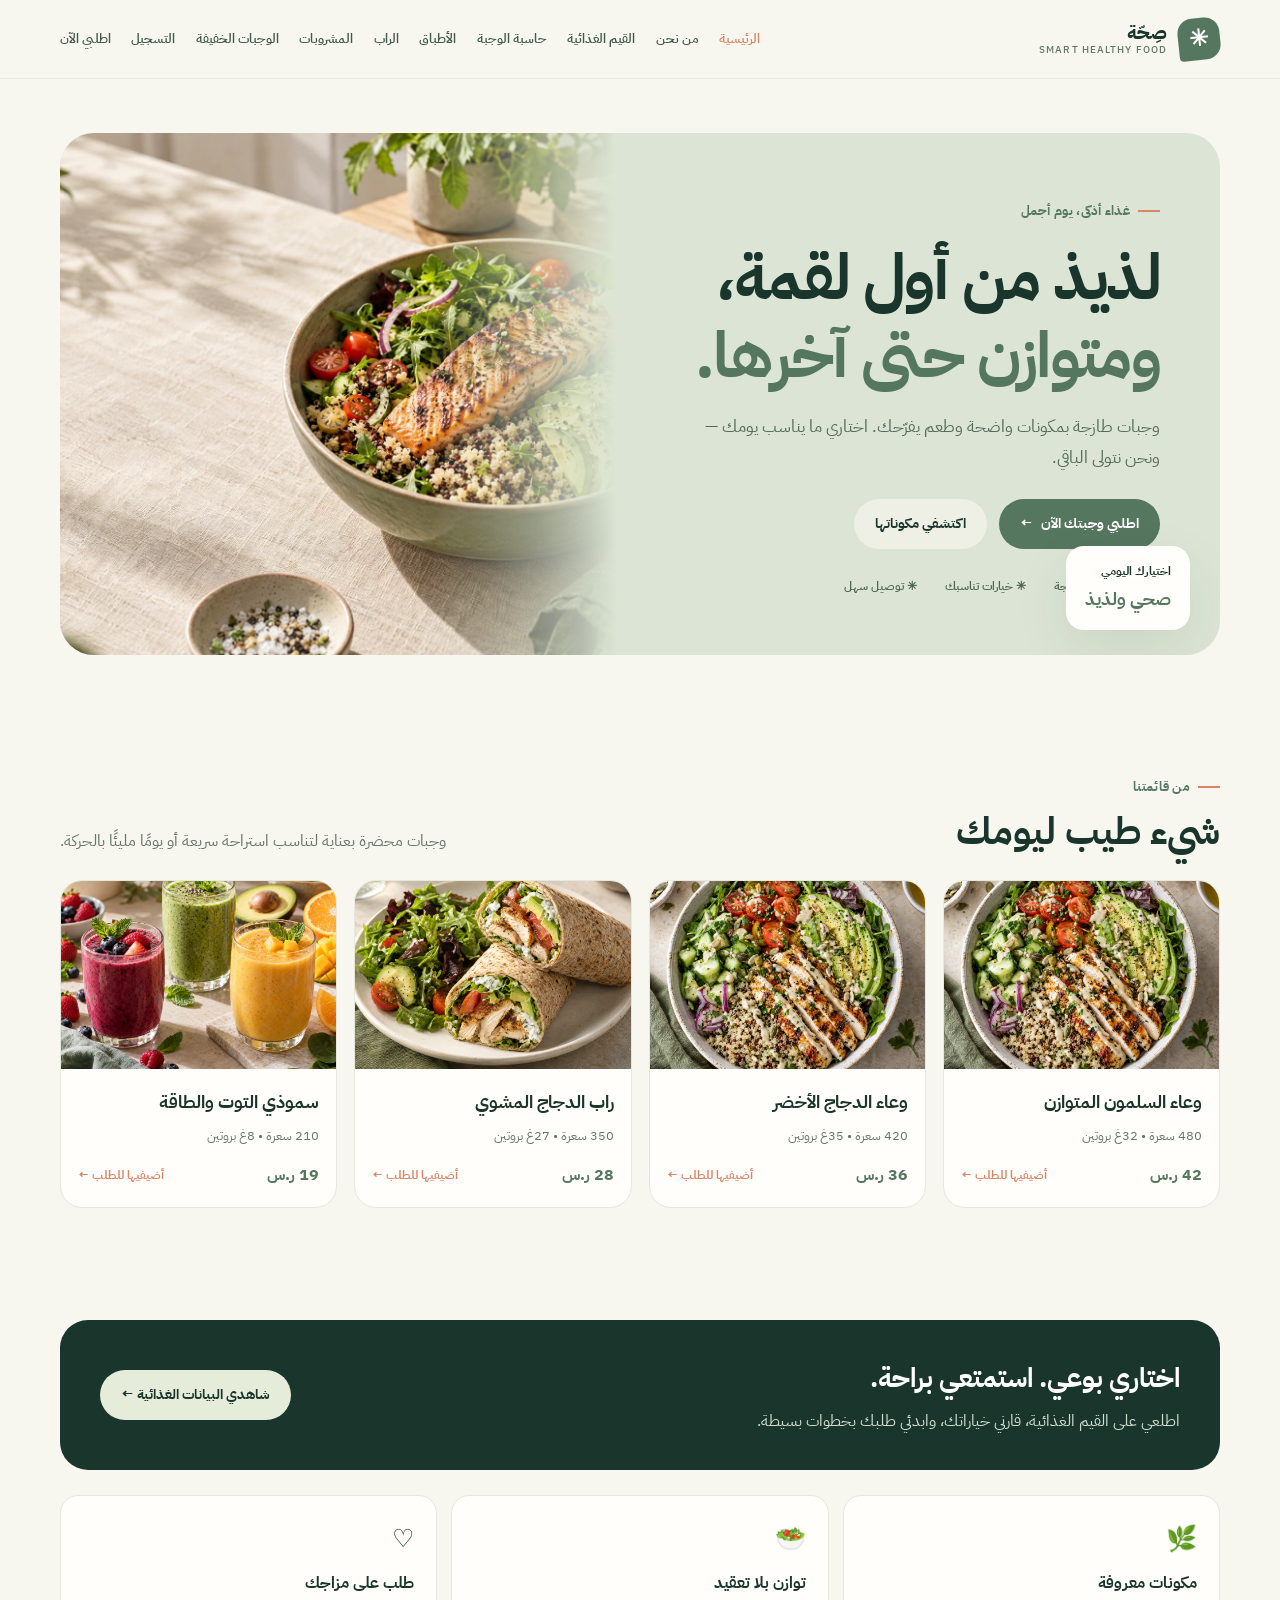
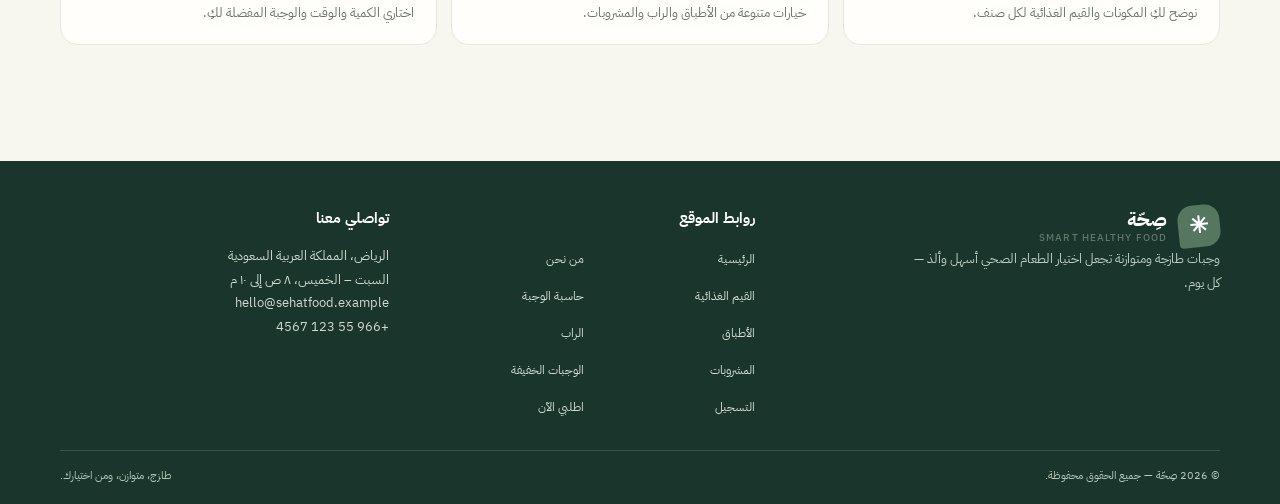
<file: index.html>
<!doctype html><html lang="ar" dir="rtl"><head><meta charset="utf-8"><meta name="viewport" content="width=device-width, initial-scale=1"><meta name="theme-color" content="#f7f6ef"><meta name="description" content="صِحّة — وجبات صحية طازجة ومتوازنة في الرياض. تصفحي قائمتنا واطلبي وجبتك المفضلة."><title>وجبات صحية طازجة ومتوازنة | صِحّة</title><link rel="stylesheet" href="styles.css"></head><body><a class="skip-link" href="#main">انتقلي إلى المحتوى</a><header class="site-header"><div class="container header-inner"><a class="brand" href="index.html" aria-label="صحة — الصفحة الرئيسية"><span class="brand-mark" aria-hidden="true">✳</span><span class="brand-name">صِحّة<small>SMART HEALTHY FOOD</small></span></a><button class="menu-toggle" type="button" aria-label="فتح قائمة التنقل" aria-expanded="false">☰</button><nav class="main-nav" aria-label="التنقل الرئيسي"><a href="index.html" aria-current="page">الرئيسية</a><a href="about.html">من نحن</a><a href="nutrition.html">القيم الغذائية</a><a href="calculator.html">حاسبة الوجبة</a><a href="bowls.html">الأطباق</a><a href="wraps.html">الراب</a><a href="smoothies.html">المشروبات</a><a href="snacks.html">الوجبات الخفيفة</a><a href="register.html">التسجيل</a><a href="order.html">اطلبي الآن</a></nav></div></header><main id="main"><section class="hero"><div class="container"><div class="hero-panel"><div class="hero-copy"><span class="eyebrow">غذاء أذكى، يوم أجمل</span><h1>لذيذ من أول لقمة، <em>ومتوازن حتى آخرها.</em></h1><p>وجبات طازجة بمكونات واضحة وطعم يفرّحك. اختاري ما يناسب يومك — ونحن نتولى الباقي.</p><div class="hero-actions"><a class="button" href="order.html">اطلبي وجبتك الآن <span>←</span></a><a class="button secondary" href="nutrition.html">اكتشفي مكوناتها</a></div><div class="trust-row"><span>✳ مكونات يومية طازجة</span><span>✳ خيارات تناسبك</span><span>✳ توصيل سهل</span></div></div><div class="hero-image"><img src="images/food-1.webp" alt="وعاء صحي متوازن بالسلمون والخضار الطازجة"></div><div class="leaf-stamp">اختيارك اليومي<b>صحي ولذيذ</b></div></div></div></section><section class="section"><div class="container"><div class="section-heading"><div><span class="eyebrow">من قائمتنا</span><h2>شيء طيب ليومك</h2></div><p>وجبات محضرة بعناية لتناسب استراحة سريعة أو يومًا مليئًا بالحركة.</p></div><div class="cards"><article class="meal-card"><img src="images/food-2.webp" alt="وعاء السلمون المتوازن — وجبة صحية طازجة" loading="lazy"><div class="meal-card-body"><h3>وعاء السلمون المتوازن</h3><p>480 سعرة • 32غ بروتين</p><div class="card-bottom"><span class="price">42 ر.س</span><a class="small-link" href="order.html">أضيفيها للطلب ←</a></div></div></article><article class="meal-card"><img src="images/food-2.webp" alt="وعاء الدجاج الأخضر — وجبة صحية طازجة" loading="lazy"><div class="meal-card-body"><h3>وعاء الدجاج الأخضر</h3><p>420 سعرة • 35غ بروتين</p><div class="card-bottom"><span class="price">36 ر.س</span><a class="small-link" href="order.html">أضيفيها للطلب ←</a></div></div></article><article class="meal-card"><img src="images/food-3.webp" alt="راب الدجاج المشوي — وجبة صحية طازجة" loading="lazy"><div class="meal-card-body"><h3>راب الدجاج المشوي</h3><p>350 سعرة • 27غ بروتين</p><div class="card-bottom"><span class="price">28 ر.س</span><a class="small-link" href="order.html">أضيفيها للطلب ←</a></div></div></article><article class="meal-card"><img src="images/food-4.webp" alt="سموذي التوت والطاقة — وجبة صحية طازجة" loading="lazy"><div class="meal-card-body"><h3>سموذي التوت والطاقة</h3><p>210 سعرة • 8غ بروتين</p><div class="card-bottom"><span class="price">19 ر.س</span><a class="small-link" href="order.html">أضيفيها للطلب ←</a></div></div></article></div></div></section><section class="section"><div class="container"><div class="promise-band"><div><h2>اختاري بوعي. استمتعي براحة.</h2><p>اطلعي على القيم الغذائية، قارني خياراتك، وابدئي طلبك بخطوات بسيطة.</p></div><a class="button" href="nutrition.html">شاهدي البيانات الغذائية ←</a></div><div class="feature-list"><article class="feature"><span class="feature-icon">🌿</span><h3>مكونات معروفة</h3><p>نوضح لكِ المكونات والقيم الغذائية لكل صنف.</p></article><article class="feature"><span class="feature-icon">🥗</span><h3>توازن بلا تعقيد</h3><p>خيارات متنوعة من الأطباق والراب والمشروبات.</p></article><article class="feature"><span class="feature-icon">♡</span><h3>طلب على مزاجك</h3><p>اختاري الكمية والوقت والوجبة المفضلة لكِ.</p></article></div></div></section></main><footer class="site-footer"><div class="container"><div class="footer-grid"><div class="footer-brand"><a class="brand" href="index.html"><span class="brand-mark">✳</span><span class="brand-name">صِحّة<small>SMART HEALTHY FOOD</small></span></a><p>وجبات طازجة ومتوازنة تجعل اختيار الطعام الصحي أسهل وألذ — كل يوم.</p></div><div><h3>روابط الموقع</h3><ul class="footer-links"><li><a href="index.html">الرئيسية</a></li><li><a href="about.html">من نحن</a></li><li><a href="nutrition.html">القيم الغذائية</a></li><li><a href="calculator.html">حاسبة الوجبة</a></li><li><a href="bowls.html">الأطباق</a></li><li><a href="wraps.html">الراب</a></li><li><a href="smoothies.html">المشروبات</a></li><li><a href="snacks.html">الوجبات الخفيفة</a></li><li><a href="register.html">التسجيل</a></li><li><a href="order.html">اطلبي الآن</a></li></ul></div><div><h3>تواصلي معنا</h3><p class="footer-contact">الرياض، المملكة العربية السعودية<br>السبت – الخميس، ٨ ص إلى ١٠ م<br>hello@sehatfood.example<br>+966 55 123 4567</p></div></div><div class="footer-bottom"><span>© <span id="current-year">2026</span> صِحّة — جميع الحقوق محفوظة.</span><span>طازج، متوازن، ومن اختيارك.</span></div></div></footer><div class="toast" id="toast" role="status" aria-live="polite"></div><script src="app.js" defer></script></body></html>
</file>
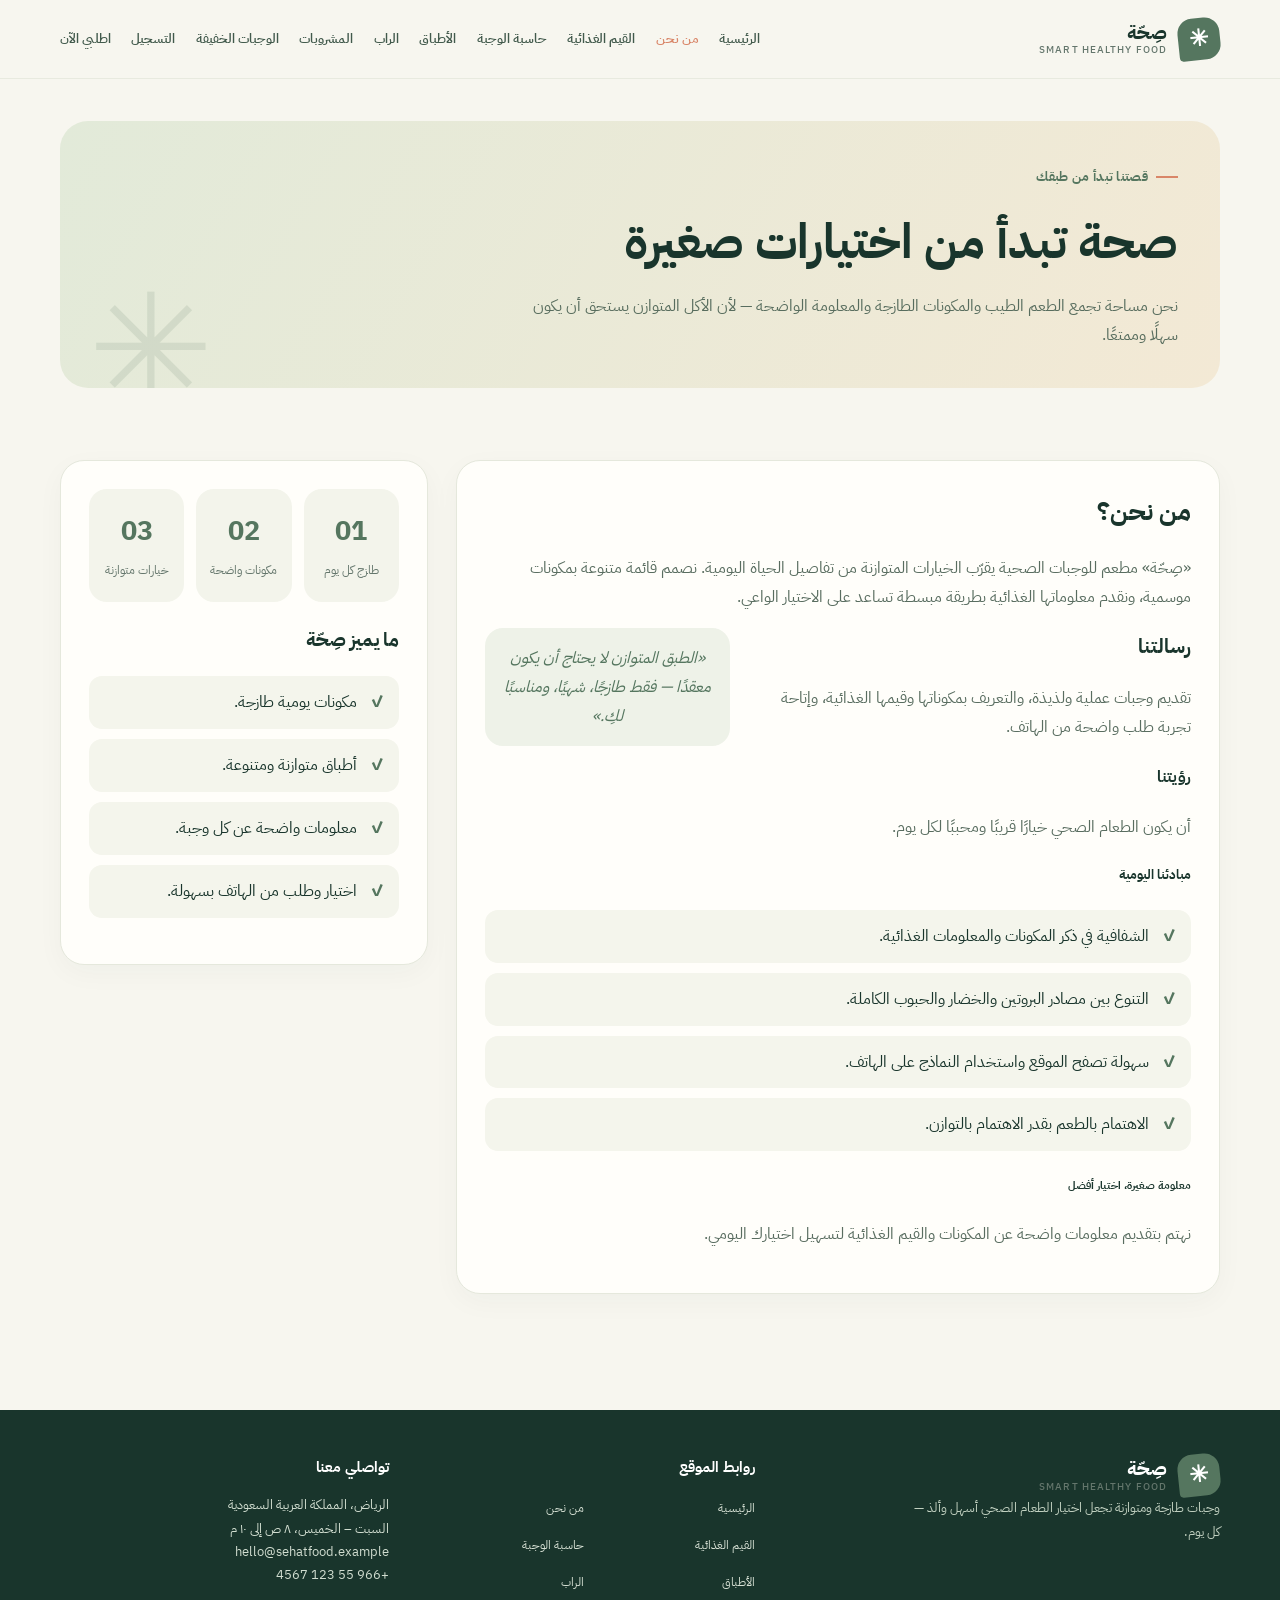
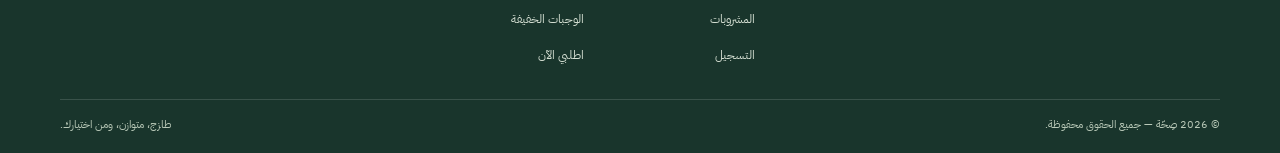
<file: about.html>
<!doctype html><html lang="ar" dir="rtl"><head><meta charset="utf-8"><meta name="viewport" content="width=device-width, initial-scale=1"><meta name="theme-color" content="#f7f6ef"><meta name="description" content="صِحّة — وجبات صحية طازجة ومتوازنة في الرياض. تصفحي قائمتنا واطلبي وجبتك المفضلة."><title>من نحن | صِحّة</title><link rel="stylesheet" href="styles.css"></head><body><a class="skip-link" href="#main">انتقلي إلى المحتوى</a><header class="site-header"><div class="container header-inner"><a class="brand" href="index.html" aria-label="صحة — الصفحة الرئيسية"><span class="brand-mark" aria-hidden="true">✳</span><span class="brand-name">صِحّة<small>SMART HEALTHY FOOD</small></span></a><button class="menu-toggle" type="button" aria-label="فتح قائمة التنقل" aria-expanded="false">☰</button><nav class="main-nav" aria-label="التنقل الرئيسي"><a href="index.html">الرئيسية</a><a href="about.html" aria-current="page">من نحن</a><a href="nutrition.html">القيم الغذائية</a><a href="calculator.html">حاسبة الوجبة</a><a href="bowls.html">الأطباق</a><a href="wraps.html">الراب</a><a href="smoothies.html">المشروبات</a><a href="snacks.html">الوجبات الخفيفة</a><a href="register.html">التسجيل</a><a href="order.html">اطلبي الآن</a></nav></div></header><main id="main"><section class="page-hero"><div class="container"><div class="page-banner"><span class="eyebrow">قصتنا تبدأ من طبقك</span><h1>صحة تبدأ من اختيارات صغيرة</h1><p>نحن مساحة تجمع الطعم الطيب والمكونات الطازجة والمعلومة الواضحة — لأن الأكل المتوازن يستحق أن يكون سهلًا وممتعًا.</p></div></div></section><section class="section"><div class="container content-layout"><article class="content-card"><h2>من نحن؟</h2><p>«صِحّة» مطعم للوجبات الصحية يقرّب الخيارات المتوازنة من تفاصيل الحياة اليومية. نصمم قائمة متنوعة بمكونات موسمية، ونقدم معلوماتها الغذائية بطريقة مبسطة تساعد على الاختيار الواعي.</p><aside class="float-note">«الطبق المتوازن لا يحتاج أن يكون معقدًا — فقط طازجًا، شهيًا، ومناسبًا لكِ.»</aside><h3>رسالتنا</h3><p>تقديم وجبات عملية ولذيذة، والتعريف بمكوناتها وقيمها الغذائية، وإتاحة تجربة طلب واضحة من الهاتف.</p><h4>رؤيتنا</h4><p>أن يكون الطعام الصحي خيارًا قريبًا ومحببًا لكل يوم.</p><h5>مبادئنا اليومية</h5><ul class="goal-list"><li>الشفافية في ذكر المكونات والمعلومات الغذائية.</li><li>التنوع بين مصادر البروتين والخضار والحبوب الكاملة.</li><li>سهولة تصفح الموقع واستخدام النماذج على الهاتف.</li><li>الاهتمام بالطعم بقدر الاهتمام بالتوازن.</li></ul><h6>معلومة صغيرة، اختيار أفضل</h6><p>نهتم بتقديم معلومات واضحة عن المكونات والقيم الغذائية لتسهيل اختيارك اليومي.</p></article><aside class="info-card"><div class="stat-strip"><div class="stat-box"><b>01</b><span>طازج كل يوم</span></div><div class="stat-box"><b>02</b><span>مكونات واضحة</span></div><div class="stat-box"><b>03</b><span>خيارات متوازنة</span></div></div><h3 style="margin-top:22px">ما يميز صِحّة</h3><ul class="goal-list"><li>مكونات يومية طازجة.</li><li>أطباق متوازنة ومتنوعة.</li><li>معلومات واضحة عن كل وجبة.</li><li>اختيار وطلب من الهاتف بسهولة.</li></ul></aside></div></section></main><footer class="site-footer"><div class="container"><div class="footer-grid"><div class="footer-brand"><a class="brand" href="index.html"><span class="brand-mark">✳</span><span class="brand-name">صِحّة<small>SMART HEALTHY FOOD</small></span></a><p>وجبات طازجة ومتوازنة تجعل اختيار الطعام الصحي أسهل وألذ — كل يوم.</p></div><div><h3>روابط الموقع</h3><ul class="footer-links"><li><a href="index.html">الرئيسية</a></li><li><a href="about.html">من نحن</a></li><li><a href="nutrition.html">القيم الغذائية</a></li><li><a href="calculator.html">حاسبة الوجبة</a></li><li><a href="bowls.html">الأطباق</a></li><li><a href="wraps.html">الراب</a></li><li><a href="smoothies.html">المشروبات</a></li><li><a href="snacks.html">الوجبات الخفيفة</a></li><li><a href="register.html">التسجيل</a></li><li><a href="order.html">اطلبي الآن</a></li></ul></div><div><h3>تواصلي معنا</h3><p class="footer-contact">الرياض، المملكة العربية السعودية<br>السبت – الخميس، ٨ ص إلى ١٠ م<br>hello@sehatfood.example<br>+966 55 123 4567</p></div></div><div class="footer-bottom"><span>© <span id="current-year">2026</span> صِحّة — جميع الحقوق محفوظة.</span><span>طازج، متوازن، ومن اختيارك.</span></div></div></footer><div class="toast" id="toast" role="status" aria-live="polite"></div><script src="app.js" defer></script></body></html>
</file>
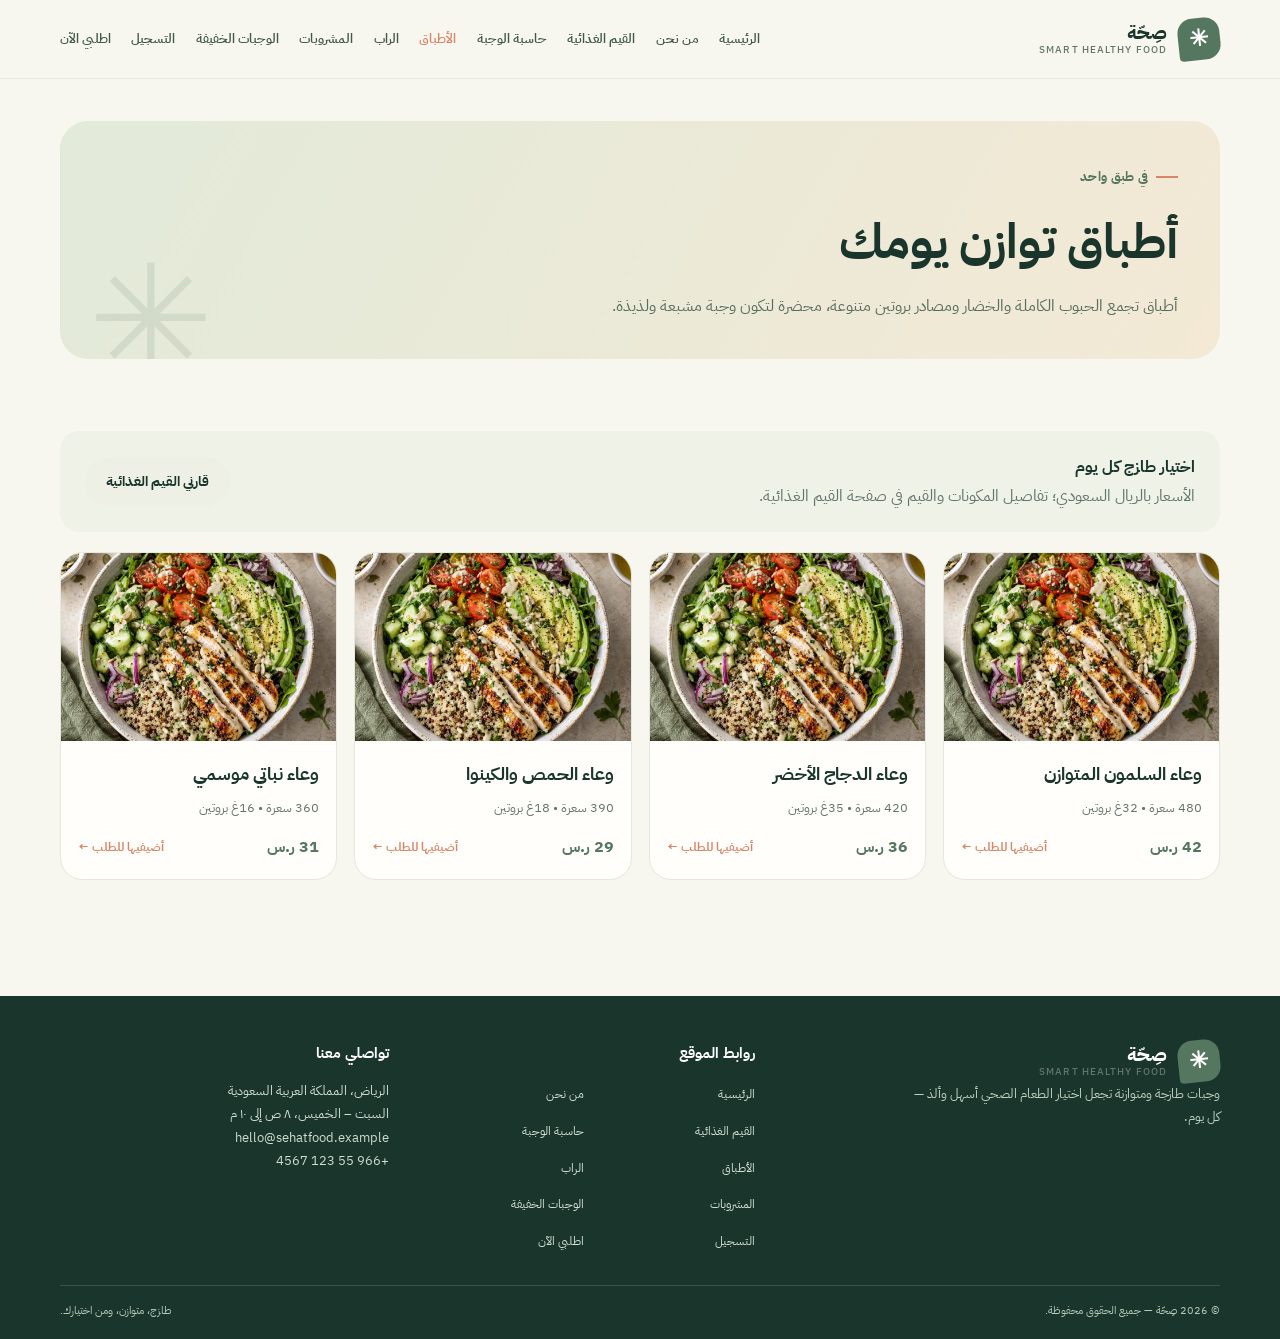
<file: bowls.html>
<!doctype html><html lang="ar" dir="rtl"><head><meta charset="utf-8"><meta name="viewport" content="width=device-width, initial-scale=1"><meta name="theme-color" content="#f7f6ef"><meta name="description" content="صِحّة — وجبات صحية طازجة ومتوازنة في الرياض. تصفحي قائمتنا واطلبي وجبتك المفضلة."><title>أطباق توازن يومك | صِحّة</title><link rel="stylesheet" href="styles.css"></head><body><a class="skip-link" href="#main">انتقلي إلى المحتوى</a><header class="site-header"><div class="container header-inner"><a class="brand" href="index.html" aria-label="صحة — الصفحة الرئيسية"><span class="brand-mark" aria-hidden="true">✳</span><span class="brand-name">صِحّة<small>SMART HEALTHY FOOD</small></span></a><button class="menu-toggle" type="button" aria-label="فتح قائمة التنقل" aria-expanded="false">☰</button><nav class="main-nav" aria-label="التنقل الرئيسي"><a href="index.html">الرئيسية</a><a href="about.html">من نحن</a><a href="nutrition.html">القيم الغذائية</a><a href="calculator.html">حاسبة الوجبة</a><a href="bowls.html" aria-current="page">الأطباق</a><a href="wraps.html">الراب</a><a href="smoothies.html">المشروبات</a><a href="snacks.html">الوجبات الخفيفة</a><a href="register.html">التسجيل</a><a href="order.html">اطلبي الآن</a></nav></div></header><main id="main"><section class="page-hero"><div class="container"><div class="page-banner"><span class="eyebrow">في طبق واحد</span><h1>أطباق توازن يومك</h1><p>أطباق تجمع الحبوب الكاملة والخضار ومصادر بروتين متنوعة، محضرة لتكون وجبة مشبعة ولذيذة.</p></div></div></section><section class="section"><div class="container"><div class="category-banner"><div><strong>اختيار طازج كل يوم</strong><p>الأسعار بالريال السعودي؛ تفاصيل المكونات والقيم في صفحة القيم الغذائية.</p></div><a class="button secondary" href="nutrition.html">قارني القيم الغذائية</a></div><div class="cards"><article class="meal-card"><img src="images/food-2.webp" alt="وعاء السلمون المتوازن — وجبة صحية طازجة" loading="lazy"><div class="meal-card-body"><h3>وعاء السلمون المتوازن</h3><p>480 سعرة • 32غ بروتين</p><div class="card-bottom"><span class="price">42 ر.س</span><a class="small-link" href="order.html">أضيفيها للطلب ←</a></div></div></article><article class="meal-card"><img src="images/food-2.webp" alt="وعاء الدجاج الأخضر — وجبة صحية طازجة" loading="lazy"><div class="meal-card-body"><h3>وعاء الدجاج الأخضر</h3><p>420 سعرة • 35غ بروتين</p><div class="card-bottom"><span class="price">36 ر.س</span><a class="small-link" href="order.html">أضيفيها للطلب ←</a></div></div></article><article class="meal-card"><img src="images/food-2.webp" alt="وعاء الحمص والكينوا — وجبة صحية طازجة" loading="lazy"><div class="meal-card-body"><h3>وعاء الحمص والكينوا</h3><p>390 سعرة • 18غ بروتين</p><div class="card-bottom"><span class="price">29 ر.س</span><a class="small-link" href="order.html">أضيفيها للطلب ←</a></div></div></article><article class="meal-card"><img src="images/food-2.webp" alt="وعاء نباتي موسمي — وجبة صحية طازجة" loading="lazy"><div class="meal-card-body"><h3>وعاء نباتي موسمي</h3><p>360 سعرة • 16غ بروتين</p><div class="card-bottom"><span class="price">31 ر.س</span><a class="small-link" href="order.html">أضيفيها للطلب ←</a></div></div></article></div></div></section></main><footer class="site-footer"><div class="container"><div class="footer-grid"><div class="footer-brand"><a class="brand" href="index.html"><span class="brand-mark">✳</span><span class="brand-name">صِحّة<small>SMART HEALTHY FOOD</small></span></a><p>وجبات طازجة ومتوازنة تجعل اختيار الطعام الصحي أسهل وألذ — كل يوم.</p></div><div><h3>روابط الموقع</h3><ul class="footer-links"><li><a href="index.html">الرئيسية</a></li><li><a href="about.html">من نحن</a></li><li><a href="nutrition.html">القيم الغذائية</a></li><li><a href="calculator.html">حاسبة الوجبة</a></li><li><a href="bowls.html">الأطباق</a></li><li><a href="wraps.html">الراب</a></li><li><a href="smoothies.html">المشروبات</a></li><li><a href="snacks.html">الوجبات الخفيفة</a></li><li><a href="register.html">التسجيل</a></li><li><a href="order.html">اطلبي الآن</a></li></ul></div><div><h3>تواصلي معنا</h3><p class="footer-contact">الرياض، المملكة العربية السعودية<br>السبت – الخميس، ٨ ص إلى ١٠ م<br>hello@sehatfood.example<br>+966 55 123 4567</p></div></div><div class="footer-bottom"><span>© <span id="current-year">2026</span> صِحّة — جميع الحقوق محفوظة.</span><span>طازج، متوازن، ومن اختيارك.</span></div></div></footer><div class="toast" id="toast" role="status" aria-live="polite"></div><script src="app.js" defer></script></body></html>
</file>
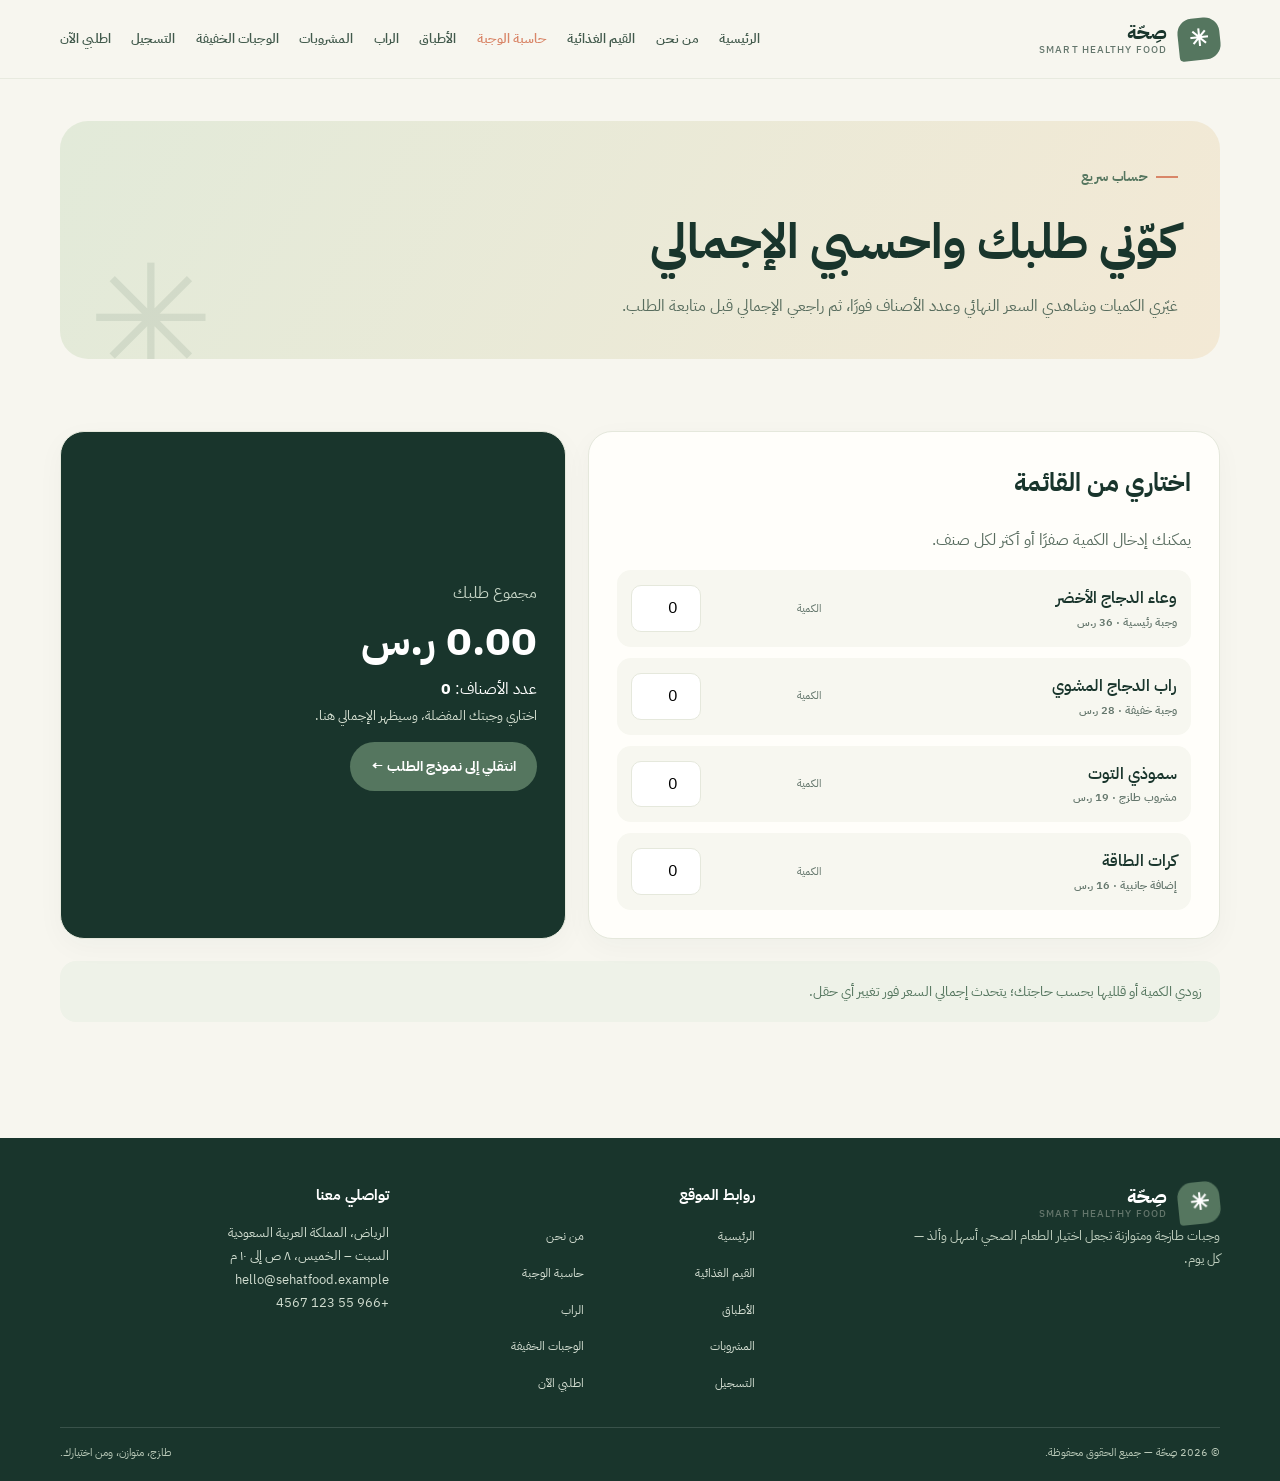
<file: calculator.html>
<!doctype html><html lang="ar" dir="rtl"><head><meta charset="utf-8"><meta name="viewport" content="width=device-width, initial-scale=1"><meta name="theme-color" content="#f7f6ef"><meta name="description" content="صِحّة — وجبات صحية طازجة ومتوازنة في الرياض. تصفحي قائمتنا واطلبي وجبتك المفضلة."><title>حاسبة الطلب | صِحّة</title><link rel="stylesheet" href="styles.css"></head><body><a class="skip-link" href="#main">انتقلي إلى المحتوى</a><header class="site-header"><div class="container header-inner"><a class="brand" href="index.html" aria-label="صحة — الصفحة الرئيسية"><span class="brand-mark" aria-hidden="true">✳</span><span class="brand-name">صِحّة<small>SMART HEALTHY FOOD</small></span></a><button class="menu-toggle" type="button" aria-label="فتح قائمة التنقل" aria-expanded="false">☰</button><nav class="main-nav" aria-label="التنقل الرئيسي"><a href="index.html">الرئيسية</a><a href="about.html">من نحن</a><a href="nutrition.html">القيم الغذائية</a><a href="calculator.html" aria-current="page">حاسبة الوجبة</a><a href="bowls.html">الأطباق</a><a href="wraps.html">الراب</a><a href="smoothies.html">المشروبات</a><a href="snacks.html">الوجبات الخفيفة</a><a href="register.html">التسجيل</a><a href="order.html">اطلبي الآن</a></nav></div></header><main id="main"><section class="page-hero"><div class="container"><div class="page-banner"><span class="eyebrow">حساب سريع</span><h1>كوّني طلبك واحسبي الإجمالي</h1><p>غيّري الكميات وشاهدي السعر النهائي وعدد الأصناف فورًا، ثم راجعي الإجمالي قبل متابعة الطلب.</p></div></div></section><section class="section"><div class="container calculator"><div class="content-card"><h2>اختاري من القائمة</h2><p class="muted">يمكنك إدخال الكمية صفرًا أو أكثر لكل صنف.</p><div class="calc-items"><div class="calc-row" data-calc-item data-price="36"><span>وعاء الدجاج الأخضر<small>وجبة رئيسية · 36 ر.س</small></span><label class="hint" for="q1">الكمية</label><input id="q1" type="number" min="0" max="20" value="0" aria-label="كمية وعاء الدجاج الأخضر"></div><div class="calc-row" data-calc-item data-price="28"><span>راب الدجاج المشوي<small>وجبة خفيفة · 28 ر.س</small></span><label class="hint" for="q2">الكمية</label><input id="q2" type="number" min="0" max="20" value="0" aria-label="كمية راب الدجاج المشوي"></div><div class="calc-row" data-calc-item data-price="19"><span>سموذي التوت<small>مشروب طازج · 19 ر.س</small></span><label class="hint" for="q3">الكمية</label><input id="q3" type="number" min="0" max="20" value="0" aria-label="كمية سموذي التوت"></div><div class="calc-row" data-calc-item data-price="16"><span>كرات الطاقة<small>إضافة جانبية · 16 ر.س</small></span><label class="hint" for="q4">الكمية</label><input id="q4" type="number" min="0" max="20" value="0" aria-label="كمية كرات الطاقة"></div></div></div><aside class="summary-card calc-total"><span class="label">مجموع طلبك</span><strong id="calc-total">0.00 ر.س</strong><span>عدد الأصناف: <b id="calc-count">0</b></span><p id="calc-output" class="calc-output">اختاري وجبتك المفضلة، وسيظهر الإجمالي هنا.</p><a class="button" href="order.html">انتقلي إلى نموذج الطلب ←</a></aside></div><div class="container" style="margin-top:22px"><div class="mini-note">زودي الكمية أو قلليها بحسب حاجتك؛ يتحدث إجمالي السعر فور تغيير أي حقل.</div></div></section></main><footer class="site-footer"><div class="container"><div class="footer-grid"><div class="footer-brand"><a class="brand" href="index.html"><span class="brand-mark">✳</span><span class="brand-name">صِحّة<small>SMART HEALTHY FOOD</small></span></a><p>وجبات طازجة ومتوازنة تجعل اختيار الطعام الصحي أسهل وألذ — كل يوم.</p></div><div><h3>روابط الموقع</h3><ul class="footer-links"><li><a href="index.html">الرئيسية</a></li><li><a href="about.html">من نحن</a></li><li><a href="nutrition.html">القيم الغذائية</a></li><li><a href="calculator.html">حاسبة الوجبة</a></li><li><a href="bowls.html">الأطباق</a></li><li><a href="wraps.html">الراب</a></li><li><a href="smoothies.html">المشروبات</a></li><li><a href="snacks.html">الوجبات الخفيفة</a></li><li><a href="register.html">التسجيل</a></li><li><a href="order.html">اطلبي الآن</a></li></ul></div><div><h3>تواصلي معنا</h3><p class="footer-contact">الرياض، المملكة العربية السعودية<br>السبت – الخميس، ٨ ص إلى ١٠ م<br>hello@sehatfood.example<br>+966 55 123 4567</p></div></div><div class="footer-bottom"><span>© <span id="current-year">2026</span> صِحّة — جميع الحقوق محفوظة.</span><span>طازج، متوازن، ومن اختيارك.</span></div></div></footer><div class="toast" id="toast" role="status" aria-live="polite"></div><script src="app.js" defer></script></body></html>
</file>
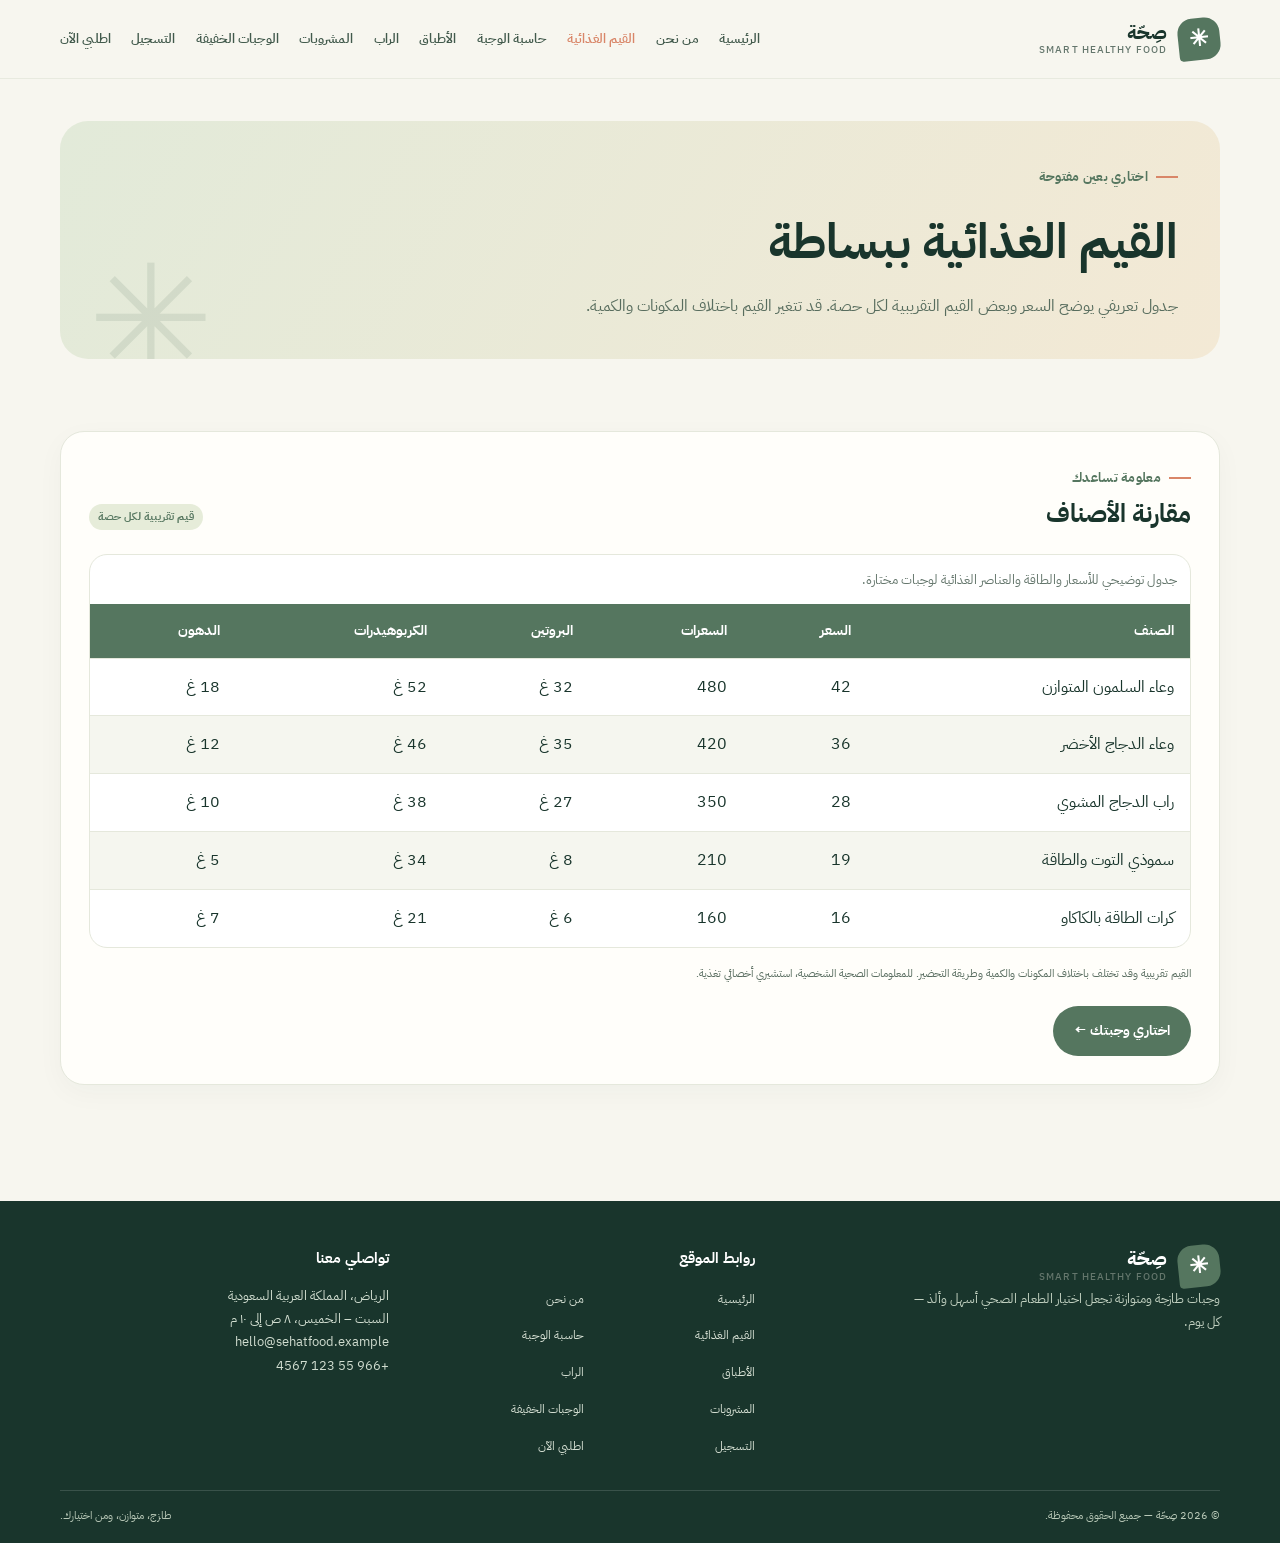
<file: nutrition.html>
<!doctype html><html lang="ar" dir="rtl"><head><meta charset="utf-8"><meta name="viewport" content="width=device-width, initial-scale=1"><meta name="theme-color" content="#f7f6ef"><meta name="description" content="صِحّة — وجبات صحية طازجة ومتوازنة في الرياض. تصفحي قائمتنا واطلبي وجبتك المفضلة."><title>القيم الغذائية | صِحّة</title><link rel="stylesheet" href="styles.css"></head><body><a class="skip-link" href="#main">انتقلي إلى المحتوى</a><header class="site-header"><div class="container header-inner"><a class="brand" href="index.html" aria-label="صحة — الصفحة الرئيسية"><span class="brand-mark" aria-hidden="true">✳</span><span class="brand-name">صِحّة<small>SMART HEALTHY FOOD</small></span></a><button class="menu-toggle" type="button" aria-label="فتح قائمة التنقل" aria-expanded="false">☰</button><nav class="main-nav" aria-label="التنقل الرئيسي"><a href="index.html">الرئيسية</a><a href="about.html">من نحن</a><a href="nutrition.html" aria-current="page">القيم الغذائية</a><a href="calculator.html">حاسبة الوجبة</a><a href="bowls.html">الأطباق</a><a href="wraps.html">الراب</a><a href="smoothies.html">المشروبات</a><a href="snacks.html">الوجبات الخفيفة</a><a href="register.html">التسجيل</a><a href="order.html">اطلبي الآن</a></nav></div></header><main id="main"><section class="page-hero"><div class="container"><div class="page-banner"><span class="eyebrow">اختاري بعين مفتوحة</span><h1>القيم الغذائية ببساطة</h1><p>جدول تعريفي يوضح السعر وبعض القيم التقريبية لكل حصة. قد تتغير القيم باختلاف المكونات والكمية.</p></div></div></section><section class="section"><div class="container"><div class="content-card"><div class="section-heading"><div><span class="eyebrow">معلومة تساعدك</span><h2>مقارنة الأصناف</h2></div><span class="nutrition-tag">قيم تقريبية لكل حصة</span></div><div class="table-wrap"><table><caption>جدول توضيحي للأسعار والطاقة والعناصر الغذائية لوجبات مختارة.</caption><thead><tr><th scope="col">الصنف</th><th scope="col">السعر</th><th scope="col">السعرات</th><th scope="col">البروتين</th><th scope="col">الكربوهيدرات</th><th scope="col">الدهون</th></tr></thead><tbody><tr><td>وعاء السلمون المتوازن</td><td>42</td><td>480</td><td>32 غ</td><td>52 غ</td><td>18 غ</td></tr><tr><td>وعاء الدجاج الأخضر</td><td>36</td><td>420</td><td>35 غ</td><td>46 غ</td><td>12 غ</td></tr><tr><td>راب الدجاج المشوي</td><td>28</td><td>350</td><td>27 غ</td><td>38 غ</td><td>10 غ</td></tr><tr><td>سموذي التوت والطاقة</td><td>19</td><td>210</td><td>8 غ</td><td>34 غ</td><td>5 غ</td></tr><tr><td>كرات الطاقة بالكاكاو</td><td>16</td><td>160</td><td>6 غ</td><td>21 غ</td><td>7 غ</td></tr></tbody></table></div><p class="hint" style="margin-top:16px">القيم تقريبية وقد تختلف باختلاف المكونات والكمية وطريقة التحضير. للمعلومات الصحية الشخصية، استشيري أخصائي تغذية.</p><a class="button" style="margin-top:12px" href="order.html">اختاري وجبتك ←</a></div></div></section></main><footer class="site-footer"><div class="container"><div class="footer-grid"><div class="footer-brand"><a class="brand" href="index.html"><span class="brand-mark">✳</span><span class="brand-name">صِحّة<small>SMART HEALTHY FOOD</small></span></a><p>وجبات طازجة ومتوازنة تجعل اختيار الطعام الصحي أسهل وألذ — كل يوم.</p></div><div><h3>روابط الموقع</h3><ul class="footer-links"><li><a href="index.html">الرئيسية</a></li><li><a href="about.html">من نحن</a></li><li><a href="nutrition.html">القيم الغذائية</a></li><li><a href="calculator.html">حاسبة الوجبة</a></li><li><a href="bowls.html">الأطباق</a></li><li><a href="wraps.html">الراب</a></li><li><a href="smoothies.html">المشروبات</a></li><li><a href="snacks.html">الوجبات الخفيفة</a></li><li><a href="register.html">التسجيل</a></li><li><a href="order.html">اطلبي الآن</a></li></ul></div><div><h3>تواصلي معنا</h3><p class="footer-contact">الرياض، المملكة العربية السعودية<br>السبت – الخميس، ٨ ص إلى ١٠ م<br>hello@sehatfood.example<br>+966 55 123 4567</p></div></div><div class="footer-bottom"><span>© <span id="current-year">2026</span> صِحّة — جميع الحقوق محفوظة.</span><span>طازج، متوازن، ومن اختيارك.</span></div></div></footer><div class="toast" id="toast" role="status" aria-live="polite"></div><script src="app.js" defer></script></body></html>
</file>
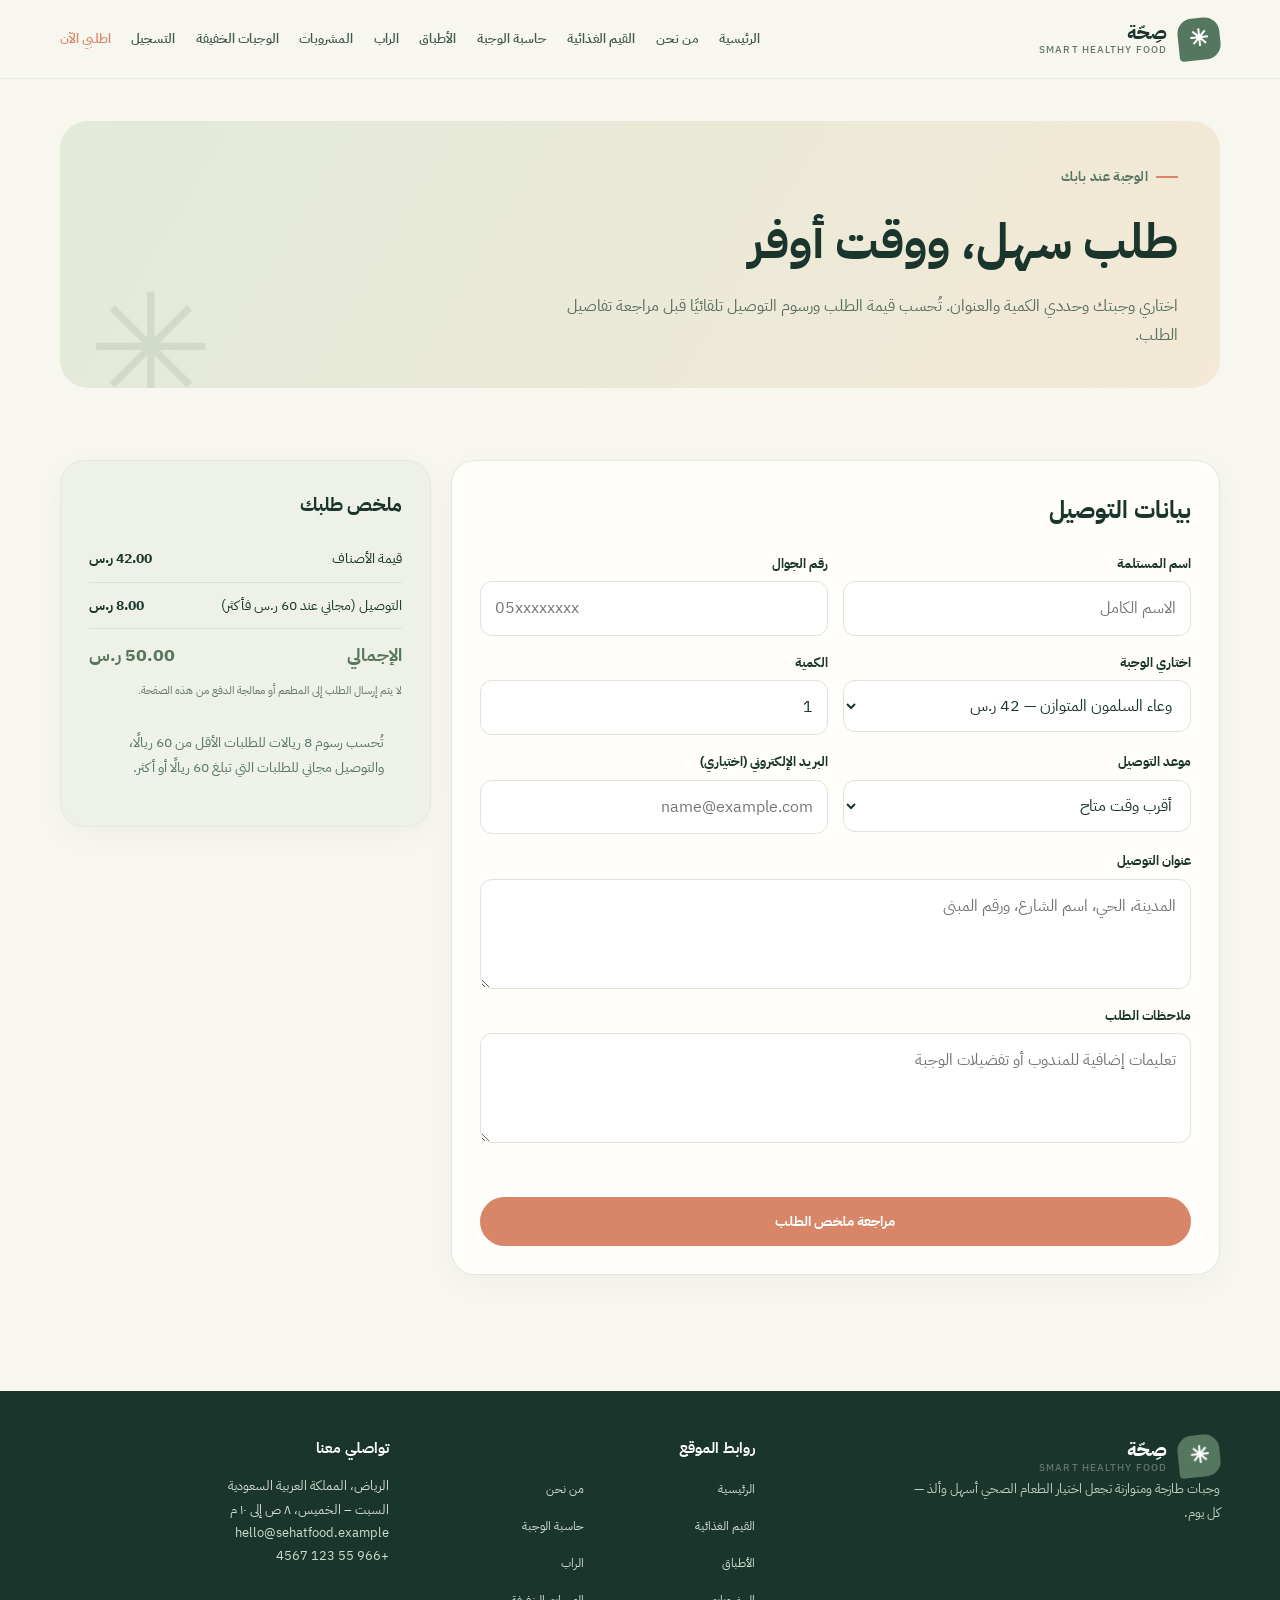
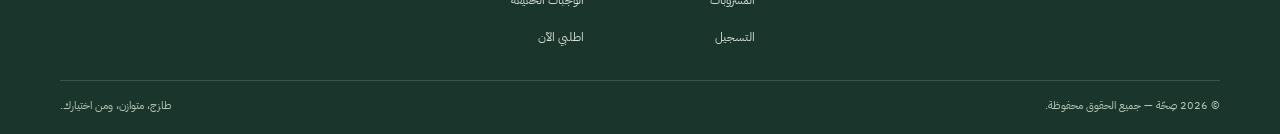
<file: order.html>
<!doctype html><html lang="ar" dir="rtl"><head><meta charset="utf-8"><meta name="viewport" content="width=device-width, initial-scale=1"><meta name="theme-color" content="#f7f6ef"><meta name="description" content="صِحّة — وجبات صحية طازجة ومتوازنة في الرياض. تصفحي قائمتنا واطلبي وجبتك المفضلة."><title>طلب توصيل | صِحّة</title><link rel="stylesheet" href="styles.css"></head><body><a class="skip-link" href="#main">انتقلي إلى المحتوى</a><header class="site-header"><div class="container header-inner"><a class="brand" href="index.html" aria-label="صحة — الصفحة الرئيسية"><span class="brand-mark" aria-hidden="true">✳</span><span class="brand-name">صِحّة<small>SMART HEALTHY FOOD</small></span></a><button class="menu-toggle" type="button" aria-label="فتح قائمة التنقل" aria-expanded="false">☰</button><nav class="main-nav" aria-label="التنقل الرئيسي"><a href="index.html">الرئيسية</a><a href="about.html">من نحن</a><a href="nutrition.html">القيم الغذائية</a><a href="calculator.html">حاسبة الوجبة</a><a href="bowls.html">الأطباق</a><a href="wraps.html">الراب</a><a href="smoothies.html">المشروبات</a><a href="snacks.html">الوجبات الخفيفة</a><a href="register.html">التسجيل</a><a href="order.html" aria-current="page">اطلبي الآن</a></nav></div></header><main id="main"><section class="page-hero"><div class="container"><div class="page-banner"><span class="eyebrow">الوجبة عند بابك</span><h1>طلب سهل، ووقت أوفر</h1><p>اختاري وجبتك وحددي الكمية والعنوان. تُحسب قيمة الطلب ورسوم التوصيل تلقائيًا قبل مراجعة تفاصيل الطلب.</p></div></div></section><section class="section"><div class="container form-layout"><form class="form-card" id="order-form" novalidate><h2>بيانات التوصيل</h2><div class="form-grid"><div class="field"><label for="customerName">اسم المستلمة</label><input id="customerName" name="customerName" type="text" placeholder="الاسم الكامل" required></div><div class="field"><label for="phone">رقم الجوال</label><input id="phone" name="phone" type="tel" placeholder="05xxxxxxxx" inputmode="tel" required></div><div class="field"><label for="order-meal">اختاري الوجبة</label><select id="order-meal" name="meal"><option value="وعاء السلمون المتوازن" data-price="42">وعاء السلمون المتوازن — 42 ر.س</option><option value="وعاء الدجاج الأخضر" data-price="36">وعاء الدجاج الأخضر — 36 ر.س</option><option value="راب الدجاج المشوي" data-price="28">راب الدجاج المشوي — 28 ر.س</option><option value="سموذي التوت والطاقة" data-price="19">سموذي التوت والطاقة — 19 ر.س</option><option value="كرات الطاقة بالكاكاو" data-price="16">كرات الطاقة بالكاكاو — 16 ر.س</option></select></div><div class="field"><label for="order-quantity">الكمية</label><input id="order-quantity" name="quantity" type="number" min="1" max="20" value="1" required></div><div class="field"><label for="delivery-time">موعد التوصيل</label><select id="delivery-time" name="deliveryTime"><option>أقرب وقت متاح</option><option>12:00 – 14:00</option><option>14:00 – 16:00</option><option>18:00 – 20:00</option></select></div><div class="field"><label for="email-order">البريد الإلكتروني (اختياري)</label><input id="email-order" name="email" type="email" placeholder="name@example.com"></div><div class="field full"><label for="address">عنوان التوصيل</label><textarea id="address" name="address" placeholder="المدينة، الحي، اسم الشارع، ورقم المبنى" required></textarea></div><div class="field full"><label for="order-notes">ملاحظات الطلب</label><textarea id="order-notes" name="notes" placeholder="تعليمات إضافية للمندوب أو تفضيلات الوجبة"></textarea></div></div><p class="form-status" aria-live="polite"></p><button class="button coral form-submit" type="submit">مراجعة ملخص الطلب</button></form><aside class="summary-card"><h3>ملخص طلبك</h3><div class="summary-row"><span>قيمة الأصناف</span><b id="order-subtotal">42.00 ر.س</b></div><div class="summary-row"><span>التوصيل (مجاني عند 60 ر.س فأكثر)</span><b id="delivery-fee">8 ر.س</b></div><div class="summary-row total"><span>الإجمالي</span><b id="order-total">50.00 ر.س</b></div><p class="hint">لا يتم إرسال الطلب إلى المطعم أو معالجة الدفع من هذه الصفحة.</p><div class="mini-note">تُحسب رسوم 8 ريالات للطلبات الأقل من 60 ريالًا، والتوصيل مجاني للطلبات التي تبلغ 60 ريالًا أو أكثر.</div></aside></div></section></main><footer class="site-footer"><div class="container"><div class="footer-grid"><div class="footer-brand"><a class="brand" href="index.html"><span class="brand-mark">✳</span><span class="brand-name">صِحّة<small>SMART HEALTHY FOOD</small></span></a><p>وجبات طازجة ومتوازنة تجعل اختيار الطعام الصحي أسهل وألذ — كل يوم.</p></div><div><h3>روابط الموقع</h3><ul class="footer-links"><li><a href="index.html">الرئيسية</a></li><li><a href="about.html">من نحن</a></li><li><a href="nutrition.html">القيم الغذائية</a></li><li><a href="calculator.html">حاسبة الوجبة</a></li><li><a href="bowls.html">الأطباق</a></li><li><a href="wraps.html">الراب</a></li><li><a href="smoothies.html">المشروبات</a></li><li><a href="snacks.html">الوجبات الخفيفة</a></li><li><a href="register.html">التسجيل</a></li><li><a href="order.html">اطلبي الآن</a></li></ul></div><div><h3>تواصلي معنا</h3><p class="footer-contact">الرياض، المملكة العربية السعودية<br>السبت – الخميس، ٨ ص إلى ١٠ م<br>hello@sehatfood.example<br>+966 55 123 4567</p></div></div><div class="footer-bottom"><span>© <span id="current-year">2026</span> صِحّة — جميع الحقوق محفوظة.</span><span>طازج، متوازن، ومن اختيارك.</span></div></div></footer><div class="toast" id="toast" role="status" aria-live="polite"></div><script src="app.js" defer></script></body></html>
</file>
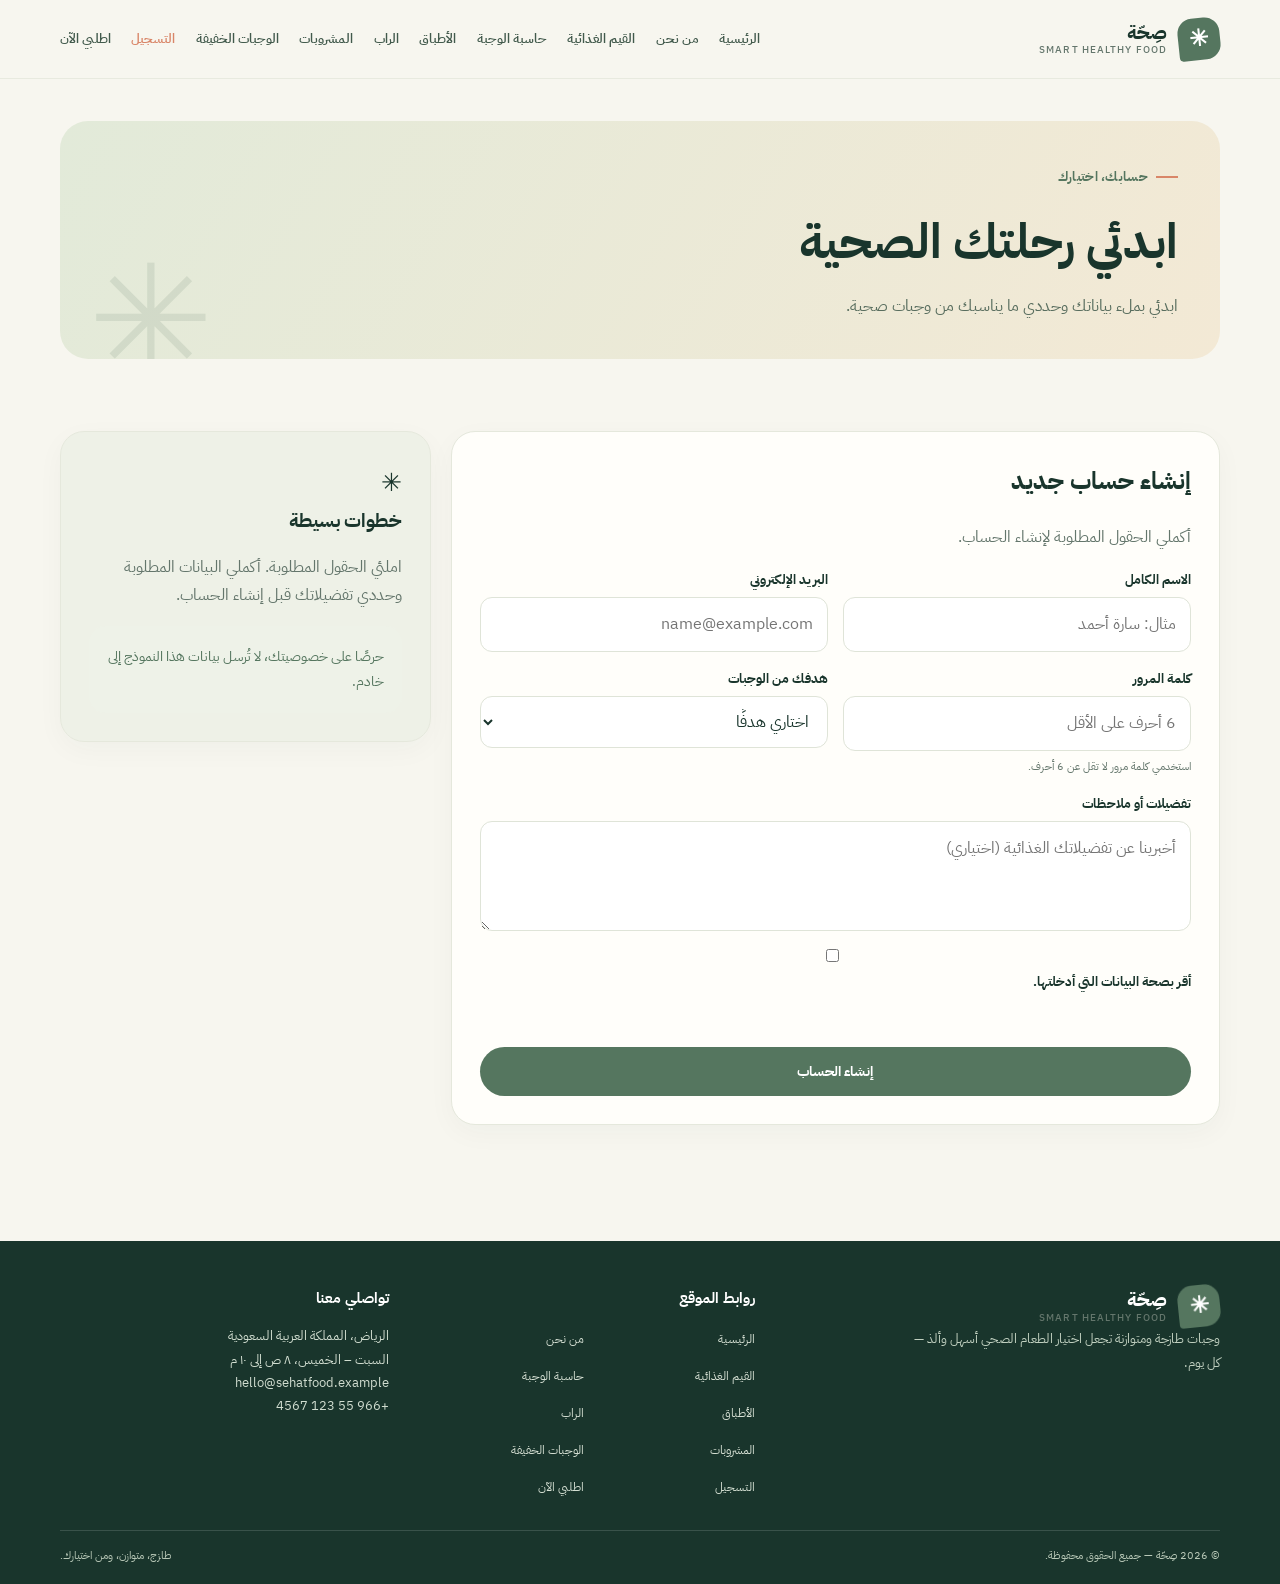
<file: register.html>
<!doctype html><html lang="ar" dir="rtl"><head><meta charset="utf-8"><meta name="viewport" content="width=device-width, initial-scale=1"><meta name="theme-color" content="#f7f6ef"><meta name="description" content="صِحّة — وجبات صحية طازجة ومتوازنة في الرياض. تصفحي قائمتنا واطلبي وجبتك المفضلة."><title>التسجيل | صِحّة</title><link rel="stylesheet" href="styles.css"></head><body><a class="skip-link" href="#main">انتقلي إلى المحتوى</a><header class="site-header"><div class="container header-inner"><a class="brand" href="index.html" aria-label="صحة — الصفحة الرئيسية"><span class="brand-mark" aria-hidden="true">✳</span><span class="brand-name">صِحّة<small>SMART HEALTHY FOOD</small></span></a><button class="menu-toggle" type="button" aria-label="فتح قائمة التنقل" aria-expanded="false">☰</button><nav class="main-nav" aria-label="التنقل الرئيسي"><a href="index.html">الرئيسية</a><a href="about.html">من نحن</a><a href="nutrition.html">القيم الغذائية</a><a href="calculator.html">حاسبة الوجبة</a><a href="bowls.html">الأطباق</a><a href="wraps.html">الراب</a><a href="smoothies.html">المشروبات</a><a href="snacks.html">الوجبات الخفيفة</a><a href="register.html" aria-current="page">التسجيل</a><a href="order.html">اطلبي الآن</a></nav></div></header><main id="main"><section class="page-hero"><div class="container"><div class="page-banner"><span class="eyebrow">حسابك، اختيارك</span><h1>ابدئي رحلتك الصحية</h1><p>ابدئي بملء بياناتك وحددي ما يناسبك من وجبات صحية.</p></div></div></section><section class="section"><div class="container form-layout"><form class="form-card" id="register-form" novalidate><h2>إنشاء حساب جديد</h2><p class="muted">أكملي الحقول المطلوبة لإنشاء الحساب.</p><div class="form-grid"><div class="field"><label for="fullName">الاسم الكامل</label><input id="fullName" name="fullName" type="text" placeholder="مثال: سارة أحمد" required autocomplete="name"></div><div class="field"><label for="email">البريد الإلكتروني</label><input id="email" name="email" type="email" placeholder="name@example.com" required autocomplete="email"></div><div class="field"><label for="password">كلمة المرور</label><input id="password" name="password" type="password" placeholder="6 أحرف على الأقل" required minlength="6" autocomplete="new-password"><span class="hint">استخدمي كلمة مرور لا تقل عن 6 أحرف.</span></div><div class="field"><label for="goal">هدفك من الوجبات</label><select id="goal" name="goal" required><option value="">اختاري هدفًا</option><option>وجبات متوازنة</option><option>خيارات نباتية</option><option>وجبات عالية البروتين</option><option>اكتشاف أصناف جديدة</option></select></div><div class="field full"><label for="preferences">تفضيلات أو ملاحظات</label><textarea id="preferences" name="preferences" placeholder="أخبرينا عن تفضيلاتك الغذائية (اختياري)"></textarea></div><div class="field full"><label><input type="checkbox" name="terms" required> أقر بصحة البيانات التي أدخلتها.</label></div></div><p class="form-status" aria-live="polite"></p><button class="button form-submit" type="submit">إنشاء الحساب</button></form><aside class="summary-card"><span class="feature-icon">✳</span><h3>خطوات بسيطة</h3><p class="muted">املئي الحقول المطلوبة. أكملي البيانات المطلوبة وحددي تفضيلاتك قبل إنشاء الحساب.</p><div class="mini-note">حرصًا على خصوصيتك، لا تُرسل بيانات هذا النموذج إلى خادم.</div></aside></div></section></main><footer class="site-footer"><div class="container"><div class="footer-grid"><div class="footer-brand"><a class="brand" href="index.html"><span class="brand-mark">✳</span><span class="brand-name">صِحّة<small>SMART HEALTHY FOOD</small></span></a><p>وجبات طازجة ومتوازنة تجعل اختيار الطعام الصحي أسهل وألذ — كل يوم.</p></div><div><h3>روابط الموقع</h3><ul class="footer-links"><li><a href="index.html">الرئيسية</a></li><li><a href="about.html">من نحن</a></li><li><a href="nutrition.html">القيم الغذائية</a></li><li><a href="calculator.html">حاسبة الوجبة</a></li><li><a href="bowls.html">الأطباق</a></li><li><a href="wraps.html">الراب</a></li><li><a href="smoothies.html">المشروبات</a></li><li><a href="snacks.html">الوجبات الخفيفة</a></li><li><a href="register.html">التسجيل</a></li><li><a href="order.html">اطلبي الآن</a></li></ul></div><div><h3>تواصلي معنا</h3><p class="footer-contact">الرياض، المملكة العربية السعودية<br>السبت – الخميس، ٨ ص إلى ١٠ م<br>hello@sehatfood.example<br>+966 55 123 4567</p></div></div><div class="footer-bottom"><span>© <span id="current-year">2026</span> صِحّة — جميع الحقوق محفوظة.</span><span>طازج، متوازن، ومن اختيارك.</span></div></div></footer><div class="toast" id="toast" role="status" aria-live="polite"></div><script src="app.js" defer></script></body></html>
</file>
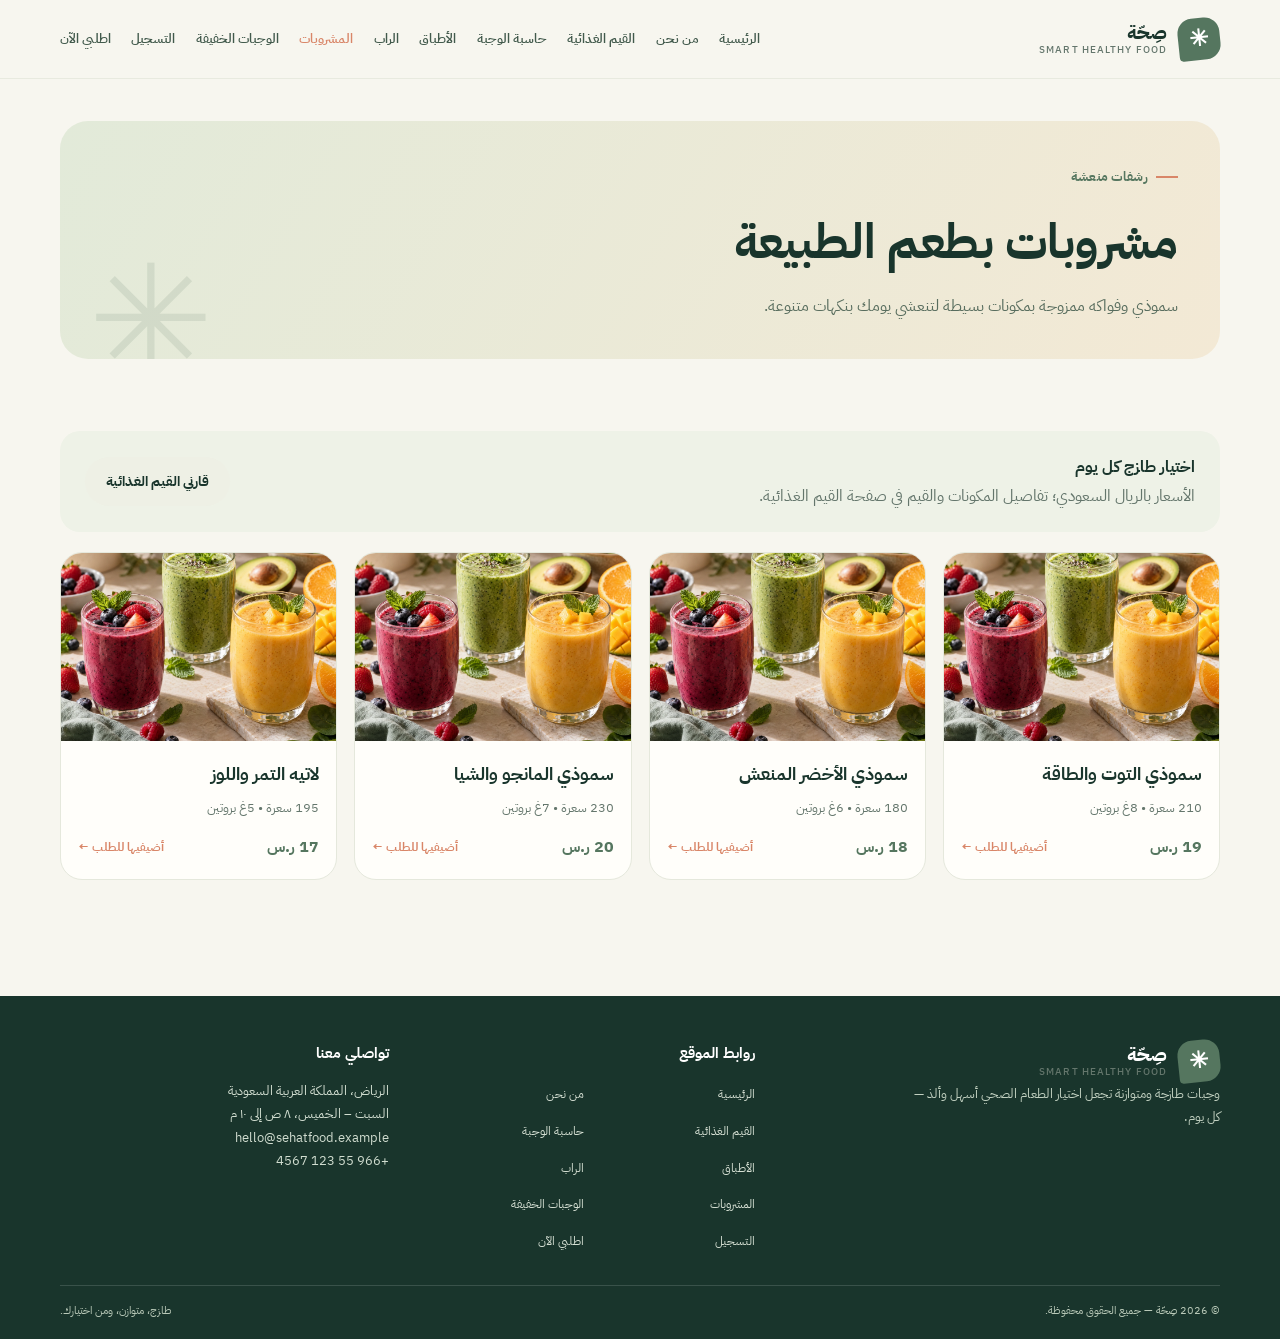
<file: smoothies.html>
<!doctype html><html lang="ar" dir="rtl"><head><meta charset="utf-8"><meta name="viewport" content="width=device-width, initial-scale=1"><meta name="theme-color" content="#f7f6ef"><meta name="description" content="صِحّة — وجبات صحية طازجة ومتوازنة في الرياض. تصفحي قائمتنا واطلبي وجبتك المفضلة."><title>مشروبات بطعم الطبيعة | صِحّة</title><link rel="stylesheet" href="styles.css"></head><body><a class="skip-link" href="#main">انتقلي إلى المحتوى</a><header class="site-header"><div class="container header-inner"><a class="brand" href="index.html" aria-label="صحة — الصفحة الرئيسية"><span class="brand-mark" aria-hidden="true">✳</span><span class="brand-name">صِحّة<small>SMART HEALTHY FOOD</small></span></a><button class="menu-toggle" type="button" aria-label="فتح قائمة التنقل" aria-expanded="false">☰</button><nav class="main-nav" aria-label="التنقل الرئيسي"><a href="index.html">الرئيسية</a><a href="about.html">من نحن</a><a href="nutrition.html">القيم الغذائية</a><a href="calculator.html">حاسبة الوجبة</a><a href="bowls.html">الأطباق</a><a href="wraps.html">الراب</a><a href="smoothies.html" aria-current="page">المشروبات</a><a href="snacks.html">الوجبات الخفيفة</a><a href="register.html">التسجيل</a><a href="order.html">اطلبي الآن</a></nav></div></header><main id="main"><section class="page-hero"><div class="container"><div class="page-banner"><span class="eyebrow">رشفات منعشة</span><h1>مشروبات بطعم الطبيعة</h1><p>سموذي وفواكه ممزوجة بمكونات بسيطة لتنعشي يومك بنكهات متنوعة.</p></div></div></section><section class="section"><div class="container"><div class="category-banner"><div><strong>اختيار طازج كل يوم</strong><p>الأسعار بالريال السعودي؛ تفاصيل المكونات والقيم في صفحة القيم الغذائية.</p></div><a class="button secondary" href="nutrition.html">قارني القيم الغذائية</a></div><div class="cards"><article class="meal-card"><img src="images/food-4.webp" alt="سموذي التوت والطاقة — وجبة صحية طازجة" loading="lazy"><div class="meal-card-body"><h3>سموذي التوت والطاقة</h3><p>210 سعرة • 8غ بروتين</p><div class="card-bottom"><span class="price">19 ر.س</span><a class="small-link" href="order.html">أضيفيها للطلب ←</a></div></div></article><article class="meal-card"><img src="images/food-4.webp" alt="سموذي الأخضر المنعش — وجبة صحية طازجة" loading="lazy"><div class="meal-card-body"><h3>سموذي الأخضر المنعش</h3><p>180 سعرة • 6غ بروتين</p><div class="card-bottom"><span class="price">18 ر.س</span><a class="small-link" href="order.html">أضيفيها للطلب ←</a></div></div></article><article class="meal-card"><img src="images/food-4.webp" alt="سموذي المانجو والشيا — وجبة صحية طازجة" loading="lazy"><div class="meal-card-body"><h3>سموذي المانجو والشيا</h3><p>230 سعرة • 7غ بروتين</p><div class="card-bottom"><span class="price">20 ر.س</span><a class="small-link" href="order.html">أضيفيها للطلب ←</a></div></div></article><article class="meal-card"><img src="images/food-4.webp" alt="لاتيه التمر واللوز — وجبة صحية طازجة" loading="lazy"><div class="meal-card-body"><h3>لاتيه التمر واللوز</h3><p>195 سعرة • 5غ بروتين</p><div class="card-bottom"><span class="price">17 ر.س</span><a class="small-link" href="order.html">أضيفيها للطلب ←</a></div></div></article></div></div></section></main><footer class="site-footer"><div class="container"><div class="footer-grid"><div class="footer-brand"><a class="brand" href="index.html"><span class="brand-mark">✳</span><span class="brand-name">صِحّة<small>SMART HEALTHY FOOD</small></span></a><p>وجبات طازجة ومتوازنة تجعل اختيار الطعام الصحي أسهل وألذ — كل يوم.</p></div><div><h3>روابط الموقع</h3><ul class="footer-links"><li><a href="index.html">الرئيسية</a></li><li><a href="about.html">من نحن</a></li><li><a href="nutrition.html">القيم الغذائية</a></li><li><a href="calculator.html">حاسبة الوجبة</a></li><li><a href="bowls.html">الأطباق</a></li><li><a href="wraps.html">الراب</a></li><li><a href="smoothies.html">المشروبات</a></li><li><a href="snacks.html">الوجبات الخفيفة</a></li><li><a href="register.html">التسجيل</a></li><li><a href="order.html">اطلبي الآن</a></li></ul></div><div><h3>تواصلي معنا</h3><p class="footer-contact">الرياض، المملكة العربية السعودية<br>السبت – الخميس، ٨ ص إلى ١٠ م<br>hello@sehatfood.example<br>+966 55 123 4567</p></div></div><div class="footer-bottom"><span>© <span id="current-year">2026</span> صِحّة — جميع الحقوق محفوظة.</span><span>طازج، متوازن، ومن اختيارك.</span></div></div></footer><div class="toast" id="toast" role="status" aria-live="polite"></div><script src="app.js" defer></script></body></html>
</file>
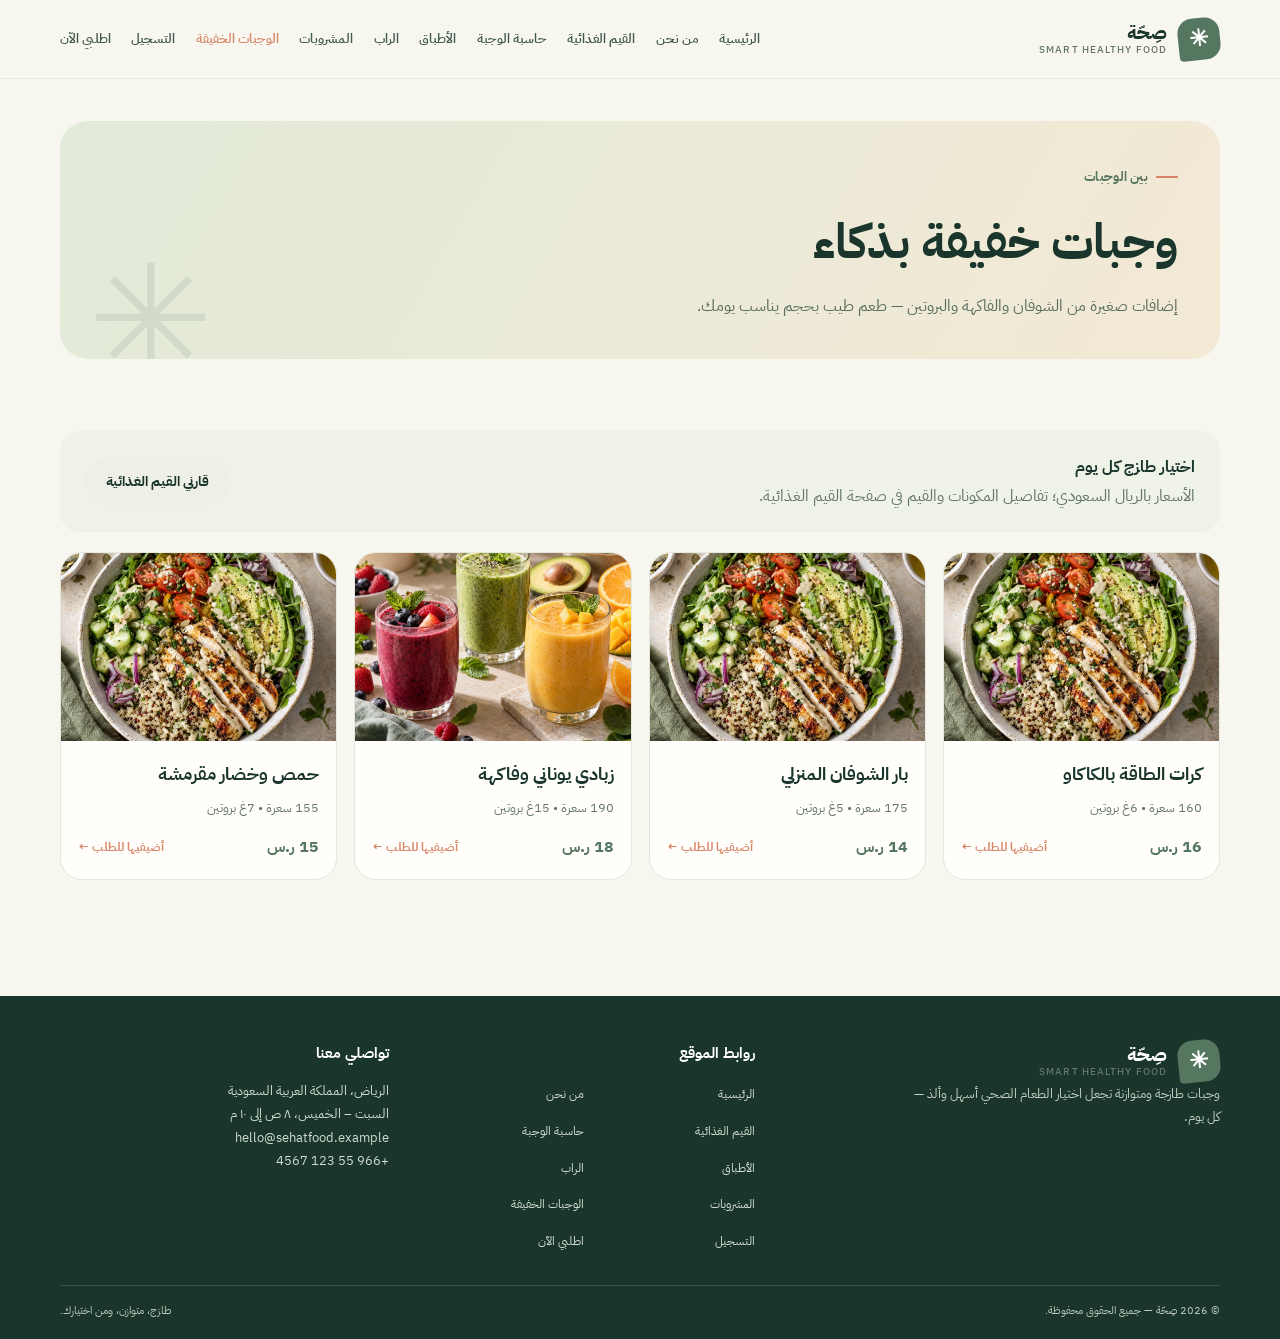
<file: snacks.html>
<!doctype html><html lang="ar" dir="rtl"><head><meta charset="utf-8"><meta name="viewport" content="width=device-width, initial-scale=1"><meta name="theme-color" content="#f7f6ef"><meta name="description" content="صِحّة — وجبات صحية طازجة ومتوازنة في الرياض. تصفحي قائمتنا واطلبي وجبتك المفضلة."><title>وجبات خفيفة بذكاء | صِحّة</title><link rel="stylesheet" href="styles.css"></head><body><a class="skip-link" href="#main">انتقلي إلى المحتوى</a><header class="site-header"><div class="container header-inner"><a class="brand" href="index.html" aria-label="صحة — الصفحة الرئيسية"><span class="brand-mark" aria-hidden="true">✳</span><span class="brand-name">صِحّة<small>SMART HEALTHY FOOD</small></span></a><button class="menu-toggle" type="button" aria-label="فتح قائمة التنقل" aria-expanded="false">☰</button><nav class="main-nav" aria-label="التنقل الرئيسي"><a href="index.html">الرئيسية</a><a href="about.html">من نحن</a><a href="nutrition.html">القيم الغذائية</a><a href="calculator.html">حاسبة الوجبة</a><a href="bowls.html">الأطباق</a><a href="wraps.html">الراب</a><a href="smoothies.html">المشروبات</a><a href="snacks.html" aria-current="page">الوجبات الخفيفة</a><a href="register.html">التسجيل</a><a href="order.html">اطلبي الآن</a></nav></div></header><main id="main"><section class="page-hero"><div class="container"><div class="page-banner"><span class="eyebrow">بين الوجبات</span><h1>وجبات خفيفة بذكاء</h1><p>إضافات صغيرة من الشوفان والفاكهة والبروتين — طعم طيب بحجم يناسب يومك.</p></div></div></section><section class="section"><div class="container"><div class="category-banner"><div><strong>اختيار طازج كل يوم</strong><p>الأسعار بالريال السعودي؛ تفاصيل المكونات والقيم في صفحة القيم الغذائية.</p></div><a class="button secondary" href="nutrition.html">قارني القيم الغذائية</a></div><div class="cards"><article class="meal-card"><img src="images/food-2.webp" alt="كرات الطاقة بالكاكاو — وجبة صحية طازجة" loading="lazy"><div class="meal-card-body"><h3>كرات الطاقة بالكاكاو</h3><p>160 سعرة • 6غ بروتين</p><div class="card-bottom"><span class="price">16 ر.س</span><a class="small-link" href="order.html">أضيفيها للطلب ←</a></div></div></article><article class="meal-card"><img src="images/food-2.webp" alt="بار الشوفان المنزلي — وجبة صحية طازجة" loading="lazy"><div class="meal-card-body"><h3>بار الشوفان المنزلي</h3><p>175 سعرة • 5غ بروتين</p><div class="card-bottom"><span class="price">14 ر.س</span><a class="small-link" href="order.html">أضيفيها للطلب ←</a></div></div></article><article class="meal-card"><img src="images/food-4.webp" alt="زبادي يوناني وفاكهة — وجبة صحية طازجة" loading="lazy"><div class="meal-card-body"><h3>زبادي يوناني وفاكهة</h3><p>190 سعرة • 15غ بروتين</p><div class="card-bottom"><span class="price">18 ر.س</span><a class="small-link" href="order.html">أضيفيها للطلب ←</a></div></div></article><article class="meal-card"><img src="images/food-2.webp" alt="حمص وخضار مقرمشة — وجبة صحية طازجة" loading="lazy"><div class="meal-card-body"><h3>حمص وخضار مقرمشة</h3><p>155 سعرة • 7غ بروتين</p><div class="card-bottom"><span class="price">15 ر.س</span><a class="small-link" href="order.html">أضيفيها للطلب ←</a></div></div></article></div></div></section></main><footer class="site-footer"><div class="container"><div class="footer-grid"><div class="footer-brand"><a class="brand" href="index.html"><span class="brand-mark">✳</span><span class="brand-name">صِحّة<small>SMART HEALTHY FOOD</small></span></a><p>وجبات طازجة ومتوازنة تجعل اختيار الطعام الصحي أسهل وألذ — كل يوم.</p></div><div><h3>روابط الموقع</h3><ul class="footer-links"><li><a href="index.html">الرئيسية</a></li><li><a href="about.html">من نحن</a></li><li><a href="nutrition.html">القيم الغذائية</a></li><li><a href="calculator.html">حاسبة الوجبة</a></li><li><a href="bowls.html">الأطباق</a></li><li><a href="wraps.html">الراب</a></li><li><a href="smoothies.html">المشروبات</a></li><li><a href="snacks.html">الوجبات الخفيفة</a></li><li><a href="register.html">التسجيل</a></li><li><a href="order.html">اطلبي الآن</a></li></ul></div><div><h3>تواصلي معنا</h3><p class="footer-contact">الرياض، المملكة العربية السعودية<br>السبت – الخميس، ٨ ص إلى ١٠ م<br>hello@sehatfood.example<br>+966 55 123 4567</p></div></div><div class="footer-bottom"><span>© <span id="current-year">2026</span> صِحّة — جميع الحقوق محفوظة.</span><span>طازج، متوازن، ومن اختيارك.</span></div></div></footer><div class="toast" id="toast" role="status" aria-live="polite"></div><script src="app.js" defer></script></body></html>
</file>
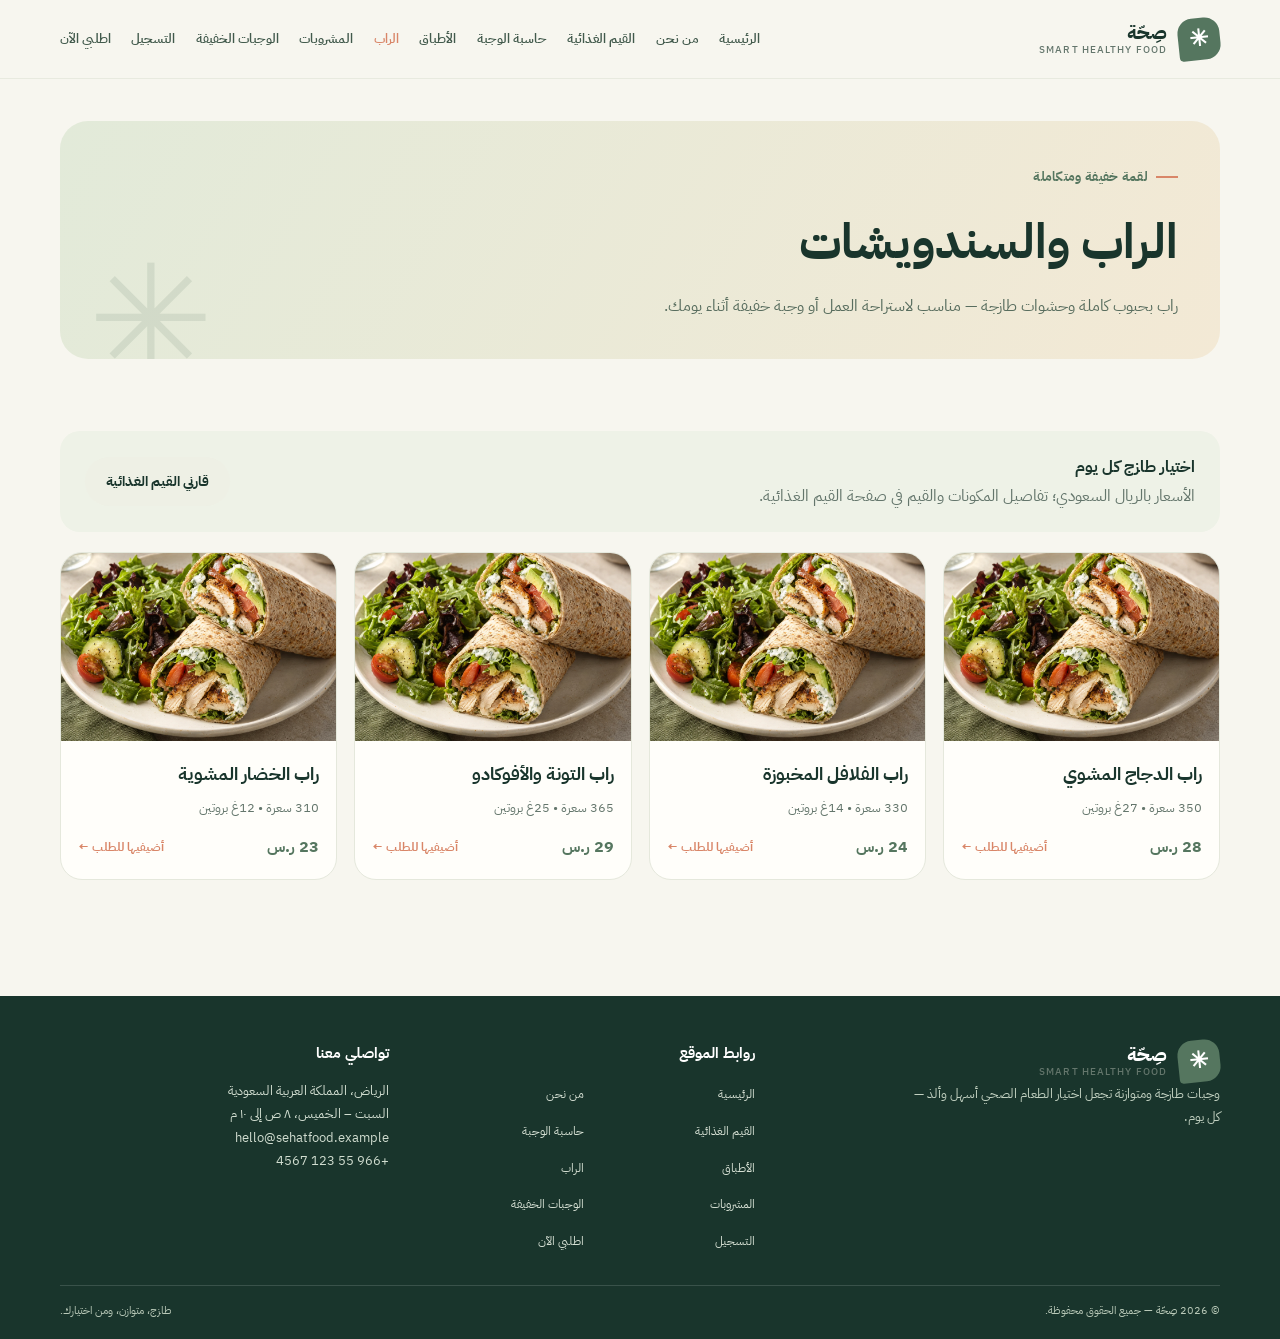
<file: wraps.html>
<!doctype html><html lang="ar" dir="rtl"><head><meta charset="utf-8"><meta name="viewport" content="width=device-width, initial-scale=1"><meta name="theme-color" content="#f7f6ef"><meta name="description" content="صِحّة — وجبات صحية طازجة ومتوازنة في الرياض. تصفحي قائمتنا واطلبي وجبتك المفضلة."><title>الراب والسندويشات | صِحّة</title><link rel="stylesheet" href="styles.css"></head><body><a class="skip-link" href="#main">انتقلي إلى المحتوى</a><header class="site-header"><div class="container header-inner"><a class="brand" href="index.html" aria-label="صحة — الصفحة الرئيسية"><span class="brand-mark" aria-hidden="true">✳</span><span class="brand-name">صِحّة<small>SMART HEALTHY FOOD</small></span></a><button class="menu-toggle" type="button" aria-label="فتح قائمة التنقل" aria-expanded="false">☰</button><nav class="main-nav" aria-label="التنقل الرئيسي"><a href="index.html">الرئيسية</a><a href="about.html">من نحن</a><a href="nutrition.html">القيم الغذائية</a><a href="calculator.html">حاسبة الوجبة</a><a href="bowls.html">الأطباق</a><a href="wraps.html" aria-current="page">الراب</a><a href="smoothies.html">المشروبات</a><a href="snacks.html">الوجبات الخفيفة</a><a href="register.html">التسجيل</a><a href="order.html">اطلبي الآن</a></nav></div></header><main id="main"><section class="page-hero"><div class="container"><div class="page-banner"><span class="eyebrow">لقمة خفيفة ومتكاملة</span><h1>الراب والسندويشات</h1><p>راب بحبوب كاملة وحشوات طازجة — مناسب لاستراحة العمل أو وجبة خفيفة أثناء يومك.</p></div></div></section><section class="section"><div class="container"><div class="category-banner"><div><strong>اختيار طازج كل يوم</strong><p>الأسعار بالريال السعودي؛ تفاصيل المكونات والقيم في صفحة القيم الغذائية.</p></div><a class="button secondary" href="nutrition.html">قارني القيم الغذائية</a></div><div class="cards"><article class="meal-card"><img src="images/food-3.webp" alt="راب الدجاج المشوي — وجبة صحية طازجة" loading="lazy"><div class="meal-card-body"><h3>راب الدجاج المشوي</h3><p>350 سعرة • 27غ بروتين</p><div class="card-bottom"><span class="price">28 ر.س</span><a class="small-link" href="order.html">أضيفيها للطلب ←</a></div></div></article><article class="meal-card"><img src="images/food-3.webp" alt="راب الفلافل المخبوزة — وجبة صحية طازجة" loading="lazy"><div class="meal-card-body"><h3>راب الفلافل المخبوزة</h3><p>330 سعرة • 14غ بروتين</p><div class="card-bottom"><span class="price">24 ر.س</span><a class="small-link" href="order.html">أضيفيها للطلب ←</a></div></div></article><article class="meal-card"><img src="images/food-3.webp" alt="راب التونة والأفوكادو — وجبة صحية طازجة" loading="lazy"><div class="meal-card-body"><h3>راب التونة والأفوكادو</h3><p>365 سعرة • 25غ بروتين</p><div class="card-bottom"><span class="price">29 ر.س</span><a class="small-link" href="order.html">أضيفيها للطلب ←</a></div></div></article><article class="meal-card"><img src="images/food-3.webp" alt="راب الخضار المشوية — وجبة صحية طازجة" loading="lazy"><div class="meal-card-body"><h3>راب الخضار المشوية</h3><p>310 سعرة • 12غ بروتين</p><div class="card-bottom"><span class="price">23 ر.س</span><a class="small-link" href="order.html">أضيفيها للطلب ←</a></div></div></article></div></div></section></main><footer class="site-footer"><div class="container"><div class="footer-grid"><div class="footer-brand"><a class="brand" href="index.html"><span class="brand-mark">✳</span><span class="brand-name">صِحّة<small>SMART HEALTHY FOOD</small></span></a><p>وجبات طازجة ومتوازنة تجعل اختيار الطعام الصحي أسهل وألذ — كل يوم.</p></div><div><h3>روابط الموقع</h3><ul class="footer-links"><li><a href="index.html">الرئيسية</a></li><li><a href="about.html">من نحن</a></li><li><a href="nutrition.html">القيم الغذائية</a></li><li><a href="calculator.html">حاسبة الوجبة</a></li><li><a href="bowls.html">الأطباق</a></li><li><a href="wraps.html">الراب</a></li><li><a href="smoothies.html">المشروبات</a></li><li><a href="snacks.html">الوجبات الخفيفة</a></li><li><a href="register.html">التسجيل</a></li><li><a href="order.html">اطلبي الآن</a></li></ul></div><div><h3>تواصلي معنا</h3><p class="footer-contact">الرياض، المملكة العربية السعودية<br>السبت – الخميس، ٨ ص إلى ١٠ م<br>hello@sehatfood.example<br>+966 55 123 4567</p></div></div><div class="footer-bottom"><span>© <span id="current-year">2026</span> صِحّة — جميع الحقوق محفوظة.</span><span>طازج، متوازن، ومن اختيارك.</span></div></div></footer><div class="toast" id="toast" role="status" aria-live="polite"></div><script src="app.js" defer></script></body></html>
</file>
<file: styles.css>
@import url('https://fonts.googleapis.com/css2?family=DM+Sans:wght@400;500;600;700&family=IBM+Plex+Sans+Arabic:wght@400;500;600;700&display=swap');

:root{--ink:#19352c;--muted:#64766c;--olive:#55765f;--leaf:#7e9c79;--lime:#dce8c7;--cream:#f7f6ef;--paper:#fffefa;--coral:#d98668;--line:#e5e8dc;--shadow:0 20px 55px rgba(29,55,43,.09);--radius:26px;--font:'IBM Plex Sans Arabic','DM Sans',sans-serif}
*{box-sizing:border-box}html{scroll-behavior:smooth}body{margin:0;background:var(--cream);color:var(--ink);font-family:var(--font);font-size:16px;line-height:1.8;direction:rtl}img{max-width:100%;display:block}a{color:inherit;text-decoration:none}button,input,select,textarea{font:inherit}button,a,.button{ -webkit-tap-highlight-color:transparent}.container{width:min(1160px,calc(100% - 40px));margin-inline:auto}.site-header{position:sticky;top:0;z-index:20;background:rgba(247,246,239,.93);backdrop-filter:blur(14px);border-bottom:1px solid rgba(229,232,220,.85)}.header-inner{min-height:78px;display:flex;align-items:center;justify-content:space-between;gap:24px}.brand{display:flex;align-items:center;gap:11px;font-weight:700;white-space:nowrap}.brand-mark{width:42px;height:42px;border-radius:15px 15px 15px 4px;background:var(--olive);color:white;display:grid;place-items:center;font-size:23px;transform:rotate(-6deg)}.brand-name{font-size:19px;line-height:1.2}.brand-name small{display:block;font-size:10px;color:var(--muted);font-weight:500;letter-spacing:1.1px;direction:ltr;text-align:right}.main-nav{display:flex;align-items:center;gap:clamp(9px,1.6vw,24px);font-size:13px;font-weight:600;color:#425a4c}.main-nav a{transition:color .2s}.main-nav a:hover,.main-nav a[aria-current=page]{color:var(--coral)}.nav-cta,.button{display:inline-flex;align-items:center;justify-content:center;gap:8px;padding:12px 21px;border:0;border-radius:999px;background:var(--olive);color:white;font-weight:700;font-size:14px;cursor:pointer;transition:transform .2s,background .2s}.nav-cta:hover,.button:hover{background:#3d604a;transform:translateY(-2px)}.button.secondary{background:#eef0e5;color:var(--ink)}.button.coral{background:var(--coral)}.menu-toggle{display:none;background:transparent;border:0;color:var(--ink);font-size:25px;cursor:pointer}.hero{padding:54px 0 68px}.hero-panel{position:relative;overflow:hidden;min-height:480px;border-radius:34px;background:#dce5d5;display:grid;grid-template-columns:1.04fr .96fr;align-items:center}.hero-copy{padding:60px 60px 58px 18px;position:relative;z-index:2}.eyebrow{display:inline-flex;align-items:center;gap:8px;color:var(--olive);font-size:13px;font-weight:700;letter-spacing:.3px}.eyebrow:before{content:"";width:22px;height:2px;background:var(--coral)}h1,h2,h3,p{margin-top:0}.hero h1{max-width:570px;margin:16px 0;font-size:clamp(37px,5vw,66px);line-height:1.23;letter-spacing:-1.7px}.hero h1 em{font-style:normal;color:var(--olive)}.hero-copy p{max-width:470px;color:#536a5c;font-size:17px}.hero-actions{display:flex;gap:12px;align-items:center;margin-top:26px;flex-wrap:wrap}.hero-image{height:100%;min-height:480px;position:relative;float:left}.hero-image img{height:100%;width:100%;object-fit:cover;object-position:center}.hero-image:after{content:"";position:absolute;inset:0;background:linear-gradient(270deg,#dce5d5 0%,rgba(220,229,213,0) 34%)}.leaf-stamp{position:absolute;z-index:3;bottom:25px;right:30px;background:var(--paper);padding:15px 19px;border-radius:18px;box-shadow:var(--shadow);font-size:12px;font-weight:700}.leaf-stamp b{display:block;color:var(--olive);font-size:18px}.trust-row{display:flex;gap:28px;margin-top:27px;color:#4f6558;font-size:12px;font-weight:600;flex-wrap:wrap}.section{padding:46px 0 66px}.section-heading{display:flex;align-items:end;justify-content:space-between;gap:20px;margin-bottom:24px}.section-heading h2{font-size:clamp(26px,3vw,38px);line-height:1.3;margin:8px 0 0}.section-heading p{color:var(--muted);margin:0;max-width:470px}.cards{display:grid;grid-template-columns:repeat(4,minmax(0,1fr));gap:17px}.meal-card{overflow:hidden;background:var(--paper);border:1px solid var(--line);border-radius:22px;transition:transform .25s,box-shadow .25s}.meal-card:hover{transform:translateY(-5px);box-shadow:var(--shadow)}.meal-card img{width:100%;height:188px;object-fit:cover;background:var(--lime)}.meal-card-body{padding:17px}.meal-card h3{font-size:18px;margin:0 0 5px}.meal-card p{color:var(--muted);font-size:13px;margin:0 0 14px}.card-bottom{display:flex;justify-content:space-between;align-items:center;gap:6px}.price{font-size:16px;color:var(--olive);font-weight:700}.small-link{font-size:12px;font-weight:700;color:var(--coral)}.promise-band{background:var(--ink);color:#fff;border-radius:28px;padding:34px 40px;display:flex;align-items:center;justify-content:space-between;gap:22px}.promise-band h2{font-size:27px;margin:0}.promise-band p{color:#d1ded0;margin:5px 0 0}.promise-band .button{background:#e5ecd9;color:var(--ink);white-space:nowrap}.feature-list{display:grid;grid-template-columns:repeat(3,1fr);gap:14px;margin-top:25px}.feature{padding:20px 22px;background:var(--paper);border:1px solid var(--line);border-radius:18px}.feature-icon{font-size:25px}.feature h3{font-size:16px;margin:8px 0 3px}.feature p{font-size:13px;color:var(--muted);margin:0}.page-hero{padding:42px 0 26px}.page-banner{padding:38px 42px;border-radius:28px;background:linear-gradient(120deg,#e2ead9,#f3e9d5);position:relative;overflow:hidden}.page-banner:after{content:'✳';font-size:150px;line-height:1;position:absolute;left:28px;bottom:-38px;color:rgba(85,118,95,.13)}.page-banner h1{font-size:clamp(31px,4vw,48px);margin:10px 0 7px}.page-banner p{color:#586d5e;max-width:650px;margin:0}.breadcrumb{font-size:12px;color:var(--muted)}.content-layout{display:grid;grid-template-columns:1.35fr .65fr;gap:28px;align-items:start}.content-card,.form-card,.summary-card,.info-card{background:var(--paper);border:1px solid var(--line);border-radius:24px;padding:28px;box-shadow:0 8px 28px rgba(30,55,43,.035)}.content-card h2{font-size:25px}.content-card h3{font-size:20px}.content-card p{color:#596d60}.goal-list{list-style:none;margin:18px 0;padding:0;display:grid;gap:10px}.goal-list li{position:relative;padding:12px 42px 12px 14px;background:#f4f5ec;border-radius:13px}.goal-list li:before{content:'✓';position:absolute;right:14px;color:var(--olive);font-weight:700}.mini-note{padding:18px;border-radius:16px;background:#eef2e8;color:var(--olive);font-size:14px}.stat-strip{display:grid;grid-template-columns:repeat(3,1fr);gap:12px}.stat-box{text-align:center;padding:18px 10px;background:#f3f4eb;border-radius:18px}.stat-box b{display:block;font-size:27px;color:var(--olive)}.stat-box span{font-size:12px;color:var(--muted)}.table-wrap{overflow:auto;border:1px solid var(--line);border-radius:18px;background:white}table{width:100%;border-collapse:collapse;min-width:620px;text-align:right}caption{padding:13px;text-align:right;color:var(--muted);font-size:13px}th,td{padding:14px 16px;border-bottom:1px solid var(--line)}thead th{background:var(--olive);color:#fff;font-size:14px}tbody tr:nth-child(even){background:#f5f6ef}tbody tr:last-child td{border-bottom:0}.nutrition-tag{display:inline-block;padding:3px 9px;border-radius:99px;background:#e6ecd9;color:var(--olive);font-size:11px;font-weight:700}.form-layout{display:grid;grid-template-columns:minmax(0,1.35fr) minmax(230px,.65fr);gap:20px;align-items:start}.form-grid{display:grid;grid-template-columns:repeat(2,1fr);gap:15px}.field{display:flex;flex-direction:column;gap:6px}.field.full{grid-column:1/-1}.field label{font-size:13px;font-weight:700}.field input,.field select,.field textarea{width:100%;padding:12px 14px;border:1px solid #dfe4d8;border-radius:12px;background:#fff;color:var(--ink);outline:0;transition:border .2s,box-shadow .2s}.field input:focus,.field select:focus,.field textarea:focus{border-color:var(--leaf);box-shadow:0 0 0 3px rgba(126,156,121,.14)}.field textarea{min-height:110px;resize:vertical}.hint{font-size:11px;color:var(--muted)}.form-status{min-height:28px;margin:12px 0 0;font-size:13px;font-weight:600}.form-status.error{color:#a94d3d}.form-status.success{color:var(--olive)}.summary-card{position:sticky;top:100px;background:#eef1e7}.summary-card h3{margin:0 0 14px}.summary-row{display:flex;justify-content:space-between;padding:10px 0;border-bottom:1px solid #dce3d6;font-size:14px}.summary-row.total{font-size:18px;font-weight:700;color:var(--olive);border:0}.form-submit{width:100%;margin-top:14px}.calculator{display:grid;grid-template-columns:1fr .8fr;gap:22px;align-items:stretch}.calc-items{display:grid;gap:11px}.calc-row{display:grid;grid-template-columns:1fr 110px 70px;align-items:center;gap:10px;padding:14px;background:#f7f7f0;border-radius:14px}.calc-row span{font-weight:600}.calc-row small{display:block;color:var(--muted);font-size:11px}.calc-row input{width:70px;padding:8px;border:1px solid var(--line);border-radius:10px;text-align:center}.calc-total{background:var(--ink);color:white;display:flex;flex-direction:column;justify-content:center;align-items:flex-start}.calc-total .label{color:#c5d4c5}.calc-total strong{font-size:43px;line-height:1.2;margin:8px 0}.calc-total p{color:#d6e0d2;font-size:13px}.calc-output{font-size:14px;color:#e8efdf;min-height:25px}.product-detail{display:grid;grid-template-columns:1fr 1fr;gap:28px;align-items:center}.product-detail img{width:100%;height:400px;object-fit:cover;border-radius:28px;box-shadow:var(--shadow)}.product-detail h2{font-size:32px;margin:8px 0}.product-detail p{color:var(--muted)}.product-price{font-size:25px;color:var(--olive);font-weight:700}.nutrition-pills{display:flex;gap:8px;flex-wrap:wrap;margin:16px 0 22px}.nutrition-pills span{padding:7px 12px;border-radius:99px;background:#eef1e6;color:var(--olive);font-size:12px;font-weight:600}.category-banner{background:#eef2e7;padding:22px 25px;border-radius:20px;margin-bottom:20px;display:flex;justify-content:space-between;align-items:center;gap:15px}.category-banner p{margin:0;color:var(--muted)}.site-footer{margin-top:50px;background:#19352c;color:#fff;padding:44px 0 18px}.footer-grid{display:grid;grid-template-columns:1.3fr 1fr 1fr;gap:38px}.footer-brand p{max-width:320px;color:#c1d0c0;font-size:13px}.site-footer h3{font-size:15px;margin-bottom:12px}.footer-links{list-style:none;padding:0;margin:0;display:grid;grid-template-columns:repeat(2,minmax(0,1fr));gap:8px 14px}.footer-links a{color:#d5dfd3;font-size:12px}.footer-links a:hover{color:#e3ae96}.footer-contact{color:#d1ddd0;font-size:13px}.footer-bottom{border-top:1px solid rgba(255,255,255,.14);margin-top:30px;padding-top:15px;display:flex;justify-content:space-between;color:#b9c9b8;font-size:11px}.toast{position:fixed;bottom:20px;right:20px;z-index:40;padding:13px 20px;background:var(--ink);color:white;border-radius:14px;box-shadow:var(--shadow);opacity:0;transform:translateY(15px);pointer-events:none;transition:.25s}.toast.show{opacity:1;transform:translateY(0)}.skip-link{position:absolute;right:-999px;top:8px;background:white;padding:10px;z-index:50}.skip-link:focus{right:8px}.muted{color:var(--muted)}.float-note{float:left;width:min(245px,38%);margin:0 20px 15px 0;padding:16px;border-radius:18px;background:#eef2e8;color:var(--olive);font-style:italic;text-align:center}.faq-grid{display:grid;grid-template-columns:1fr 1fr;gap:12px}.faq-grid details{background:#f5f6ef;border-radius:15px;padding:14px 17px}.faq-grid summary{font-weight:700;cursor:pointer}.faq-grid p{margin:10px 0 0;font-size:13px}
@media(max-width:930px){.main-nav{gap:10px;font-size:12px}.main-nav .nav-optional{display:none}.cards{grid-template-columns:repeat(2,minmax(0,1fr))}.hero-copy{padding:40px 35px 40px 0}.hero-panel{min-height:420px}.hero-image{min-height:420px}.content-layout,.form-layout{grid-template-columns:1fr}.summary-card{position:static}.footer-grid{grid-template-columns:1fr 1fr}.footer-brand{grid-column:1/-1}}
@media(max-width:680px){.container{width:min(100% - 28px,520px)}.header-inner{min-height:67px}.menu-toggle{display:block}.main-nav{display:none;position:absolute;top:67px;right:0;left:0;background:var(--cream);padding:13px 20px 20px;border-bottom:1px solid var(--line);box-shadow:0 16px 25px rgba(25,53,44,.08);flex-direction:column;align-items:stretch;gap:0}.main-nav.open{display:flex}.main-nav a{padding:10px 8px;border-bottom:1px solid var(--line);font-size:14px}.main-nav .nav-optional{display:block}.main-nav .nav-cta{margin-top:12px;text-align:center}.hero{padding:24px 0 40px}.hero-panel{display:flex;flex-direction:column-reverse;min-height:0;border-radius:25px}.hero-copy{padding:22px 23px 28px}.hero h1{font-size:38px}.hero-copy p{font-size:15px}.hero-image{min-height:225px;height:225px;width:100%;float:none}.hero-image:after{background:linear-gradient(0deg,#dce5d5 0%,rgba(220,229,213,0) 45%)}.leaf-stamp{bottom:10px;right:16px;padding:10px 14px}.trust-row{gap:10px 17px;margin-top:18px}.section{padding:28px 0 43px}.section-heading{display:block}.section-heading p{margin-top:7px}.cards{gap:11px}.meal-card{border-radius:17px}.meal-card img{height:132px}.meal-card-body{padding:12px}.meal-card h3{font-size:15px}.meal-card p{font-size:12px}.page-hero{padding:23px 0 10px}.page-banner{padding:25px 23px}.page-banner:after{left:10px;font-size:105px}.content-card,.form-card,.summary-card,.info-card{padding:20px;border-radius:19px}.form-grid{grid-template-columns:1fr}.field.full{grid-column:auto}.stat-strip{gap:7px}.stat-box{padding:13px 7px}.stat-box b{font-size:22px}.promise-band{display:block;padding:25px}.promise-band .button{margin-top:18px}.feature-list{grid-template-columns:1fr}.calculator{grid-template-columns:1fr}.calc-total{padding:24px}.calc-row{grid-template-columns:1fr 78px 62px;padding:11px}.calc-row input{width:62px}.product-detail{grid-template-columns:1fr;gap:19px}.product-detail img{height:270px}.product-detail h2{font-size:27px}.category-banner{align-items:flex-start;flex-direction:column}.faq-grid{grid-template-columns:1fr}.float-note{width:44%;margin-right:13px}.footer-grid{grid-template-columns:1fr;gap:22px}.footer-brand{grid-column:auto}.footer-bottom{gap:12px;flex-direction:column}.site-footer{margin-top:28px;padding-top:34px}}
@media(prefers-reduced-motion:reduce){*,*::before,*::after{scroll-behavior:auto!important;transition:none!important;animation:none!important}}

/* قيم خلفية صريحة لتوضيح خاصية background-color المطلوبة في المنهج */
body{background-color:var(--cream)}.hero-panel{background-color:#dce5d5}
</file>
